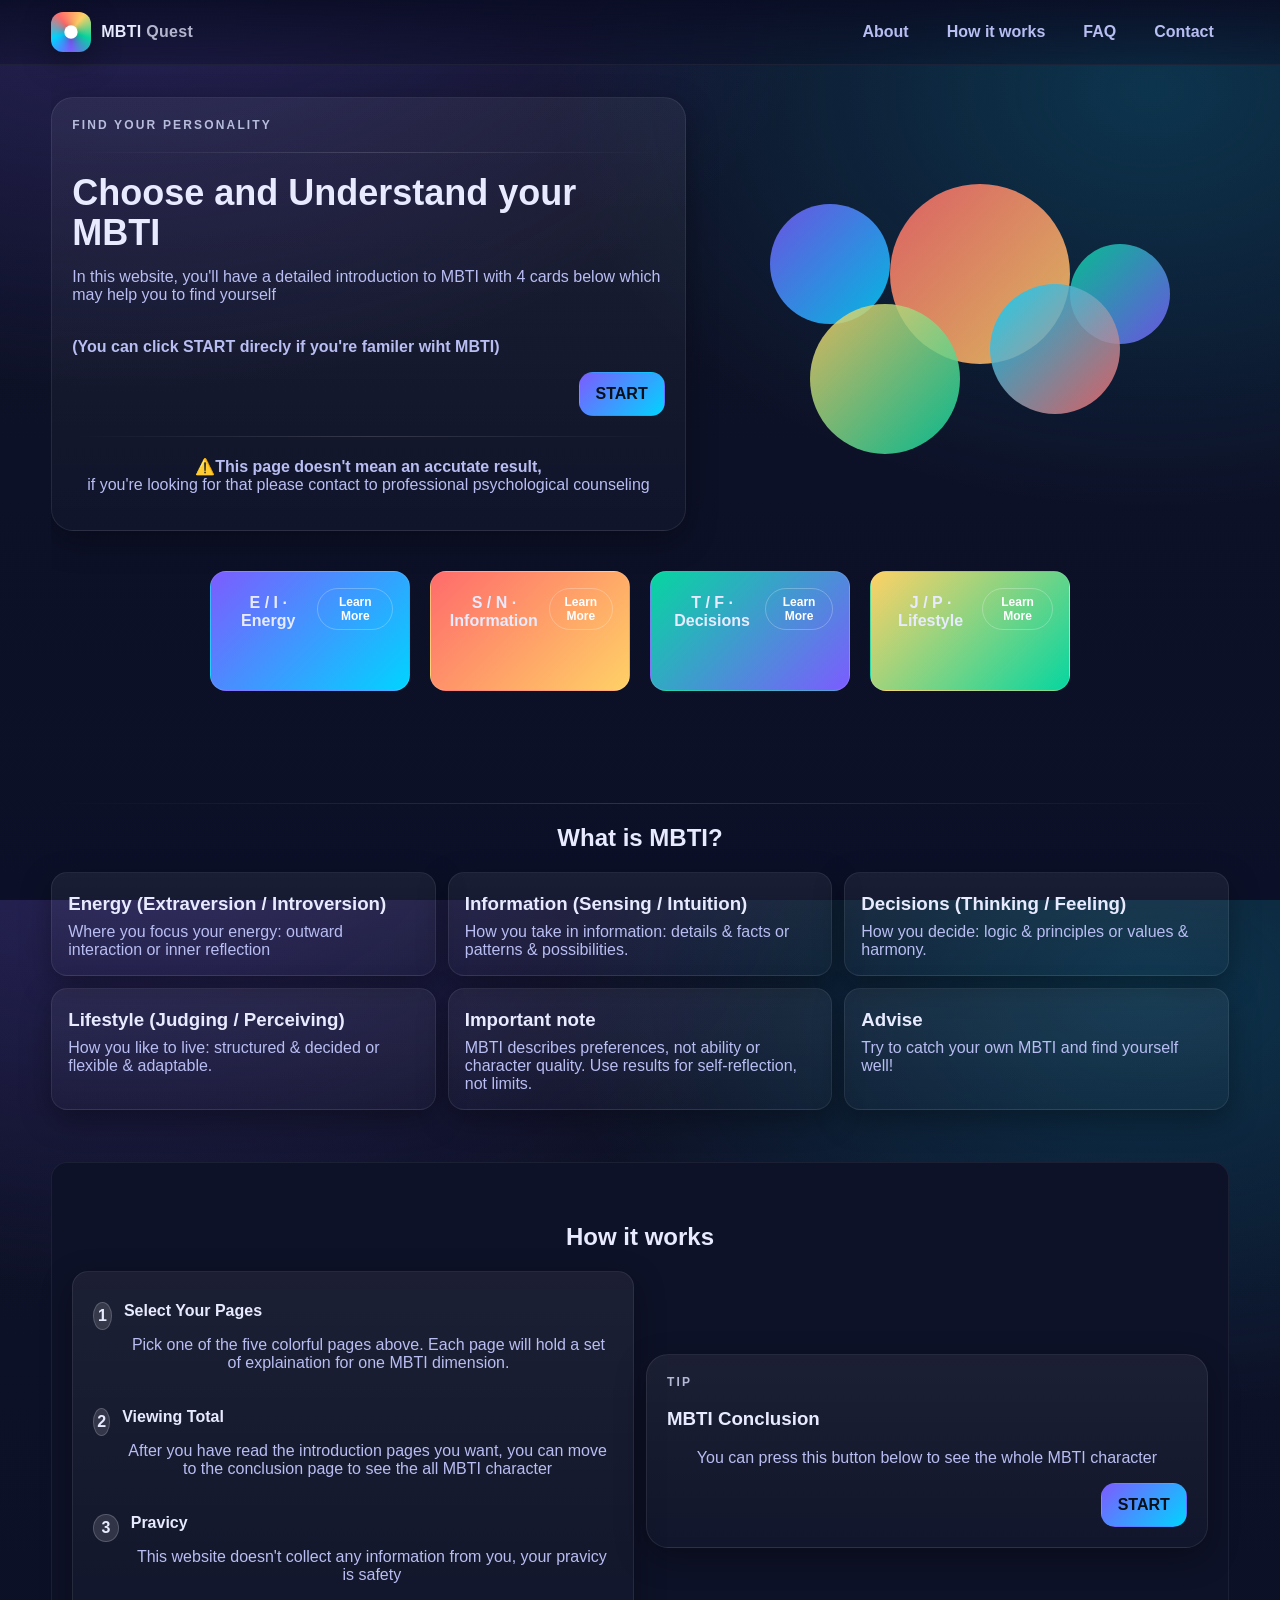
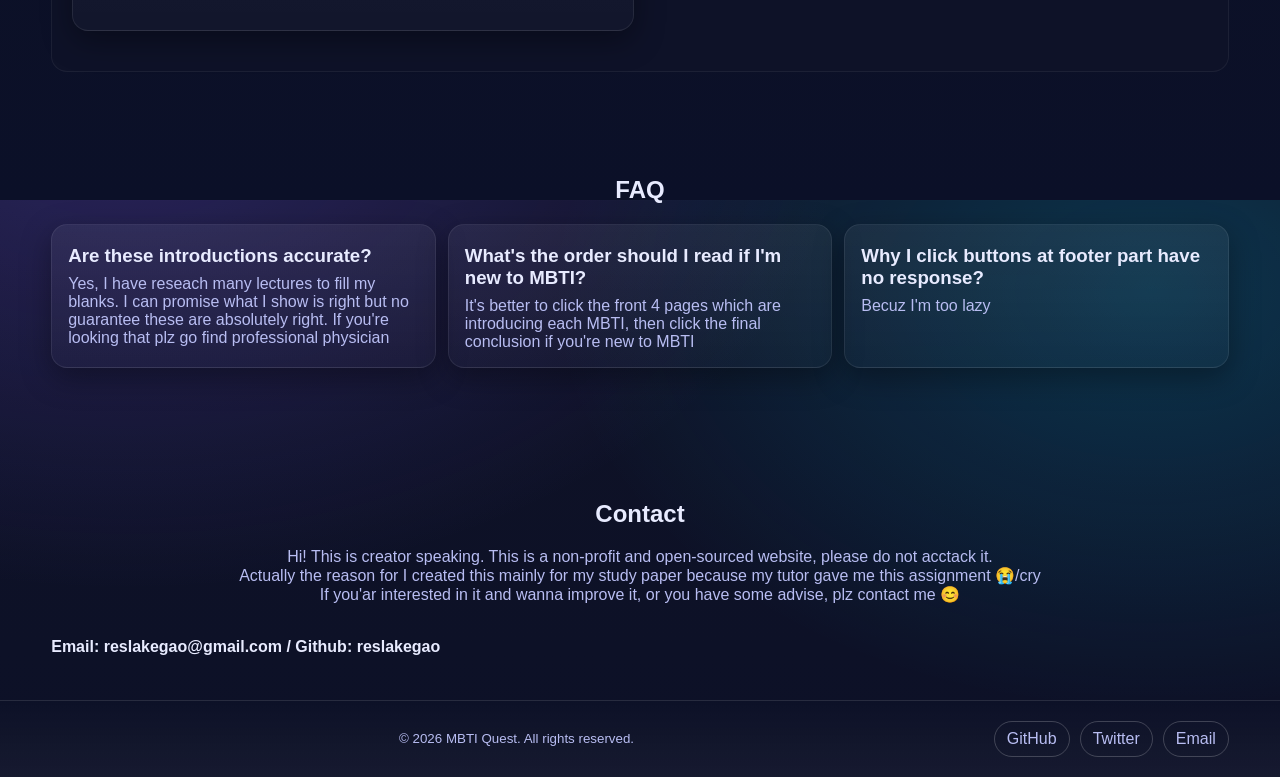
<file: index.html>
<!DOCTYPE html>
<html lang="en">
<head>
  <meta charset="utf-8">
  <meta name="viewport" content="width=device-width, initial-scale=1.0">
  <title>MBTI Quest · Home</title>
  <link rel="stylesheet" href="styles.css">
</head>
<body>
  <header>
    <div class="container nav">
      <a class="brand" href="index.html">
        <span class="logo">
          <svg width="20" height="20" viewBox="0 0 24 24">
            <circle cx="12" cy="12" r="8" fill="white"/>
          </svg>
        </span>
        <span>MBTI   <span style="opacity:0.75">   Quest</span></span>
      </a>

      <nav class="nav-links" id="navLinks">
        <a href="#about">About</a>
        <a href="#how">How it works</a>
        <a href="#faq">FAQ</a>
        <a href="#contact">Contact</a>
      </nav>

      <button class="menu-btn" id="menuBtn">Menu</button>
    </div>
  </header>

  <main id="main" class="container">
    <section class="hero">
      <div class="hero-inner">
        <div class="hero-card">
          <div class="eyebrow">FIND YOUR PERSONALITY</div>
          <div class="divider"></div><!--take space(transverse)-->
          <h1><strong>Choose and Understand your MBTI</strong></h1>
          <p class="lead">
            In this website, you'll have a detailed introduction to MBTI with 4 cards below which may help you to find yourself 
          <p class="lead">
            <br><strong>(You can click START direcly if you're familer wiht MBTI)</strong>
          </p>
          <div class="cta">
            <a class="btn primary" href="5.html">START</a>
          </div>
          <div class="divider"></div><!--take space(transverse)-->
          <p class="muted">
            <strong>⚠️This page doesn't mean an accutate result,</strong><br> if you're looking for that please contact to professional psychological counseling
          </p>
        </div>

   <!------------------------------------------------------------------>
        <div class="magic-circles">
          <div class="circle c1"></div>
          <div class="circle c2"></div>
          <div class="circle c3"></div>
          <div class="circle c4"></div>
          <div class="circle c5"></div>
        </div>
      </div> <!--shutdown .hero-inner since here-->
  <!------------------------------------------------------------------>
      <!-- the five color cards ---------------------------->
      <div id="pages" class="tiles">
        <div class="tile t1">
          <a href="1.html"></a>
          <div class="inner">
            <h3>E / I · Energy</h3>
            <span class="badge">Learn More</span>
          </div>
        </div>
        <div class="tile t2">
          <a href="2.html"></a>
          <div class="inner">
            <h3>S / N · Information</h3>
            <span class="badge">Learn More</span>
          </div>
        </div>
        <div class="tile t3">
          <a href="3.html"></a>
          <div class="inner">
            <h3>T / F · Decisions</h3>
            <span class="badge">Learn More</span>
          </div>
        </div>
        <div class="tile t4">
          <a href="4.html"></a>
          <div class="inner">
            <h3>J / P · Lifestyle</h3>
            <span class="badge">Learn More</span>
          </div>
        </div>
        
      </div>
    </section>

    <!-- About --------------------------------------------------------->
    <section id="about">
      <div class="divider"></div><!--take space(transverse)-->
      <h2 id="aboutTitle" style="text-align:center;">What is MBTI?</h2>
      <div class="cards">
        <article class="card">
          <h3>Energy (Extraversion / Introversion)</h3>
          <p>Where you focus your energy: outward interaction or inner reflection</p>
        </article>
        <article class="card">
          <h3>Information (Sensing / Intuition)</h3>
          <p>How you take in information: details & facts or patterns & possibilities.</p>
        </article>
        <article class="card">
          <h3>Decisions (Thinking / Feeling)</h3>
          <p>How you decide: logic & principles or values & harmony.</p>
        </article>
        <article class="card">
          <h3>Lifestyle (Judging / Perceiving)</h3>
          <p>How you like to live: structured & decided or flexible & adaptable.</p>
        </article>
        <article class="card">
          <h3>Important note</h3>
          <p>MBTI describes preferences, not ability or character quality. Use results for self-reflection, not limits.</p>
        </article>
        <article class="card">
          <h3>Advise</h3>
          <p>Try to catch your own MBTI and find yourself well!</p>
        </article>
      </div>
    </section>

    <!-- How -->
    <section id="how">
      <h2 id="howTitle" style="text-align:center;">How it works</h2>
      <div class="how">
        <div class="steps">
          <div class="step">
            <div class="num">1</div>
            <div>
              <strong>Select Your Pages</strong>
              <p class="muted">Pick one of the five colorful pages above. Each page will hold a set of explaination for one MBTI dimension.</p>
            </div>
          </div>
          <div class="step">
            <div class="num">2</div>
            <div>
              <strong>Viewing Total</strong>
              <p class="muted">After you have read the introduction pages you want, you can move to the conclusion page to see the all MBTI character</p>
            </div>
          </div>
          <div class="step">
            <div class="num">3</div>
            <div>
              <strong>Pravicy</strong>
              <p class="muted">This website doesn't collect any information from you, your pravicy is safety</p>
            </div>
          </div>
        </div>
        <div class="hero-card">
          <div class="eyebrow">Tip</div>
          <h3>MBTI Conclusion</h3>
          <p class="muted">You can press this button below to see the whole MBTI character</p>
          <div class="cta">
            <a class="btn primary" href="5.html">START</a>
          </div>
        </div>
      </div>
    </section>

    <!-- FAQ ------------------------------------------>
    <section>
      <section id="faq"></section>
      <h2 style="text-align:center;">FAQ</h2>
      <div class="cards">
        <article class="card"><h3>Are these introductions accurate?</h3>
          <p>Yes, I have reseach many lectures to fill my blanks. I can promise what I show is right but no guarantee these are absolutely right. If you're looking that plz go find professional physician</p>
        </article>
        <article class="card"><h3>What's the order should I read if I'm new to MBTI?</h3>
          <p>It's better to click the front 4 pages which are introducing each MBTI, then click the final conclusion if you're new to MBTI</p></article>
        <article class="card"><h3>Why I click buttons at footer part have no response?</h3>
          <p>Becuz I'm too lazy</p></article>
      </div>
    </section>

    <!-- Contact -->
    <section>
      <section id="contact"></section>
      <h2 style="text-align:center;">Contact</h2>
      <p class="muted">
        Hi! This is creator speaking. This is a non-profit and open-sourced website, please do not acctack it. <br>Actually the reason for I created this mainly for my study paper because my tutor gave me this assignment 😭/cry
        <br>If you'ar interested in it and wanna improve it, or you have some advise, plz contact me 😊
      <p>
        <br><strong>Email: reslakegao@gmail.com / Github: reslakegao</strong>
      </p>
    </section>
  </main>

  <footer>
    <div class="container foot">
      <small class="muted">© <span id="y"></span> MBTI Quest. All rights reserved.</small>
      <div class="social" aria-label="External links">
        <a href="#" >GitHub</a>
        <a href="#" >Twitter</a>
        <a href="#" >Email</a>
      </div>
    </div>
  </footer>

  <script>
    const btn = document.getElementById('menuBtn');
    const links = document.getElementById('navLinks');
    if (btn && links) {
      btn.addEventListener('click', function () {
        const expanded = btn.getAttribute('aria-expanded') === 'true';
        btn.setAttribute('aria-expanded', String(!expanded));
        links.classList.toggle('show');
      });
    }

    document.getElementById('y').textContent = new Date().getFullYear();

    if (window.matchMedia && window.matchMedia('(prefers-reduced-motion: reduce)').matches) {
      document.querySelectorAll('*').forEach(function (el) {
        el.style.transition = 'none';
      });
    }
  </script>
</body>
</html>
</file>
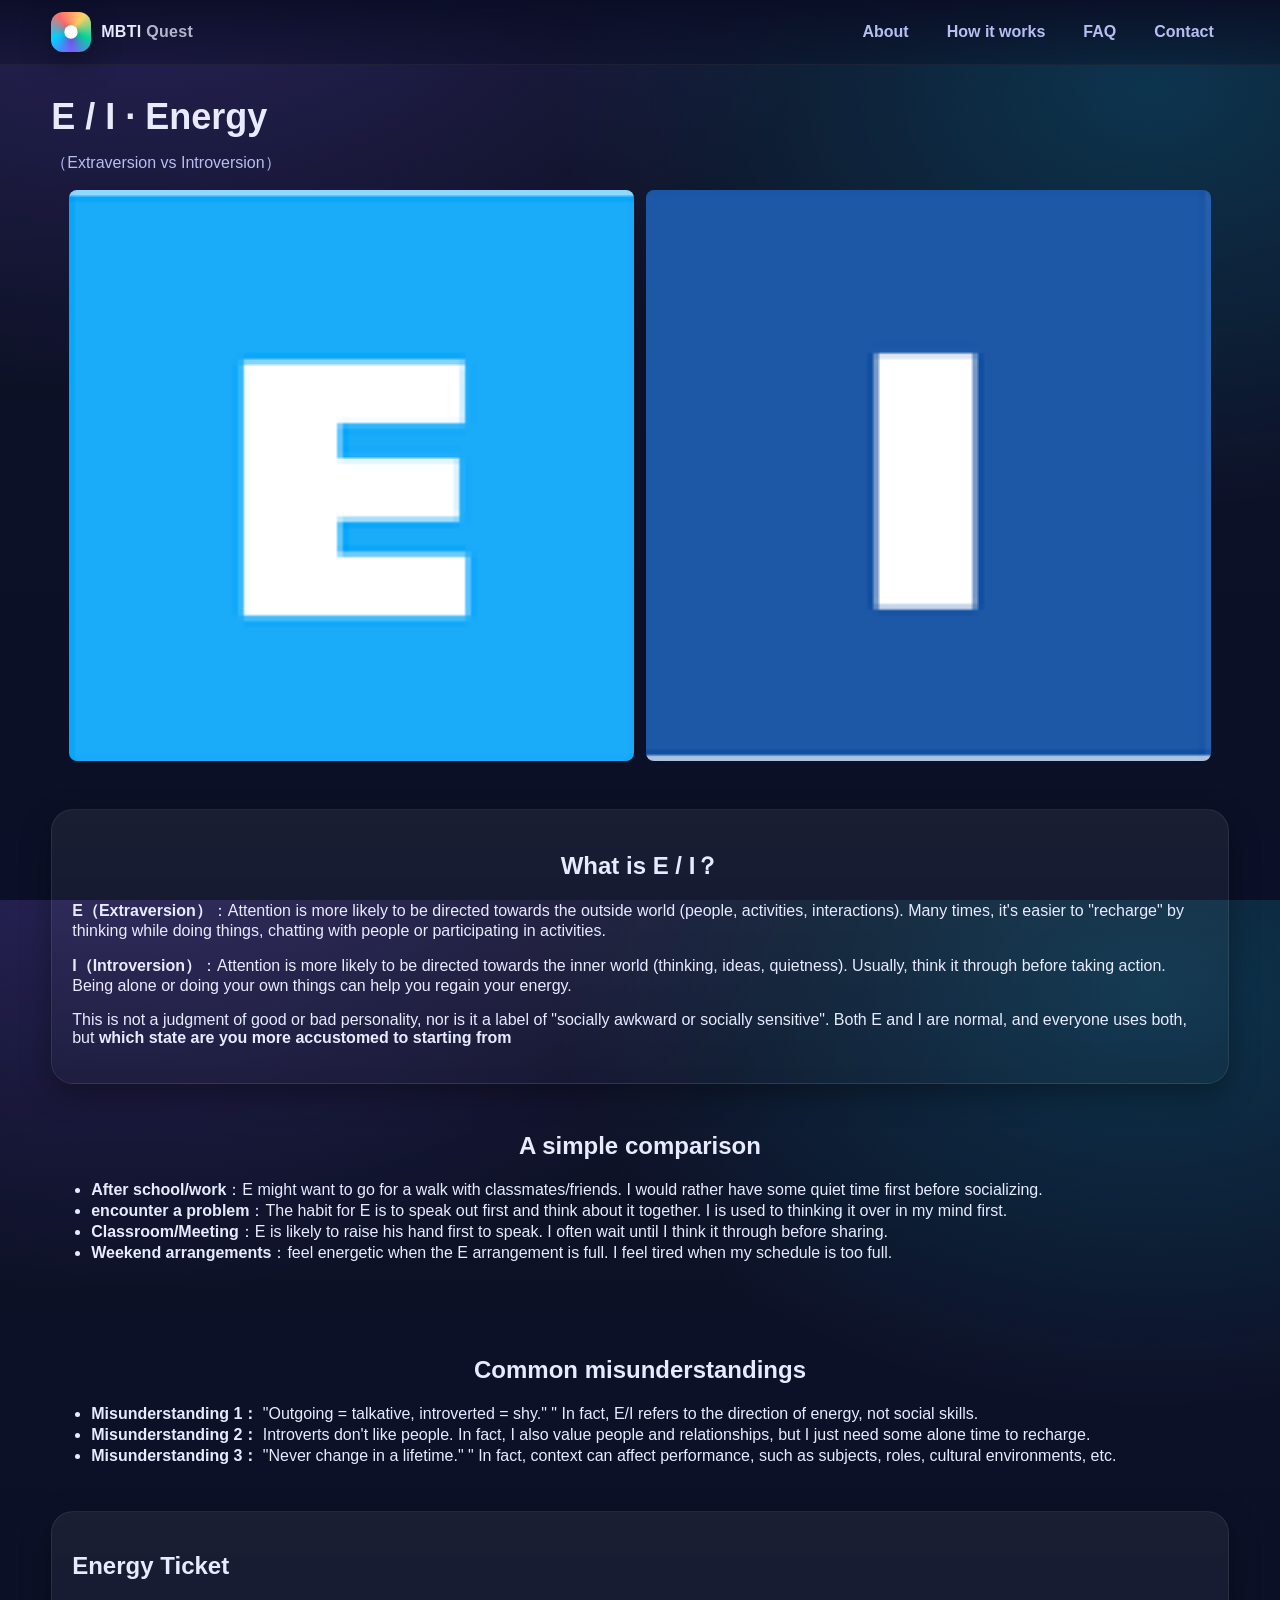
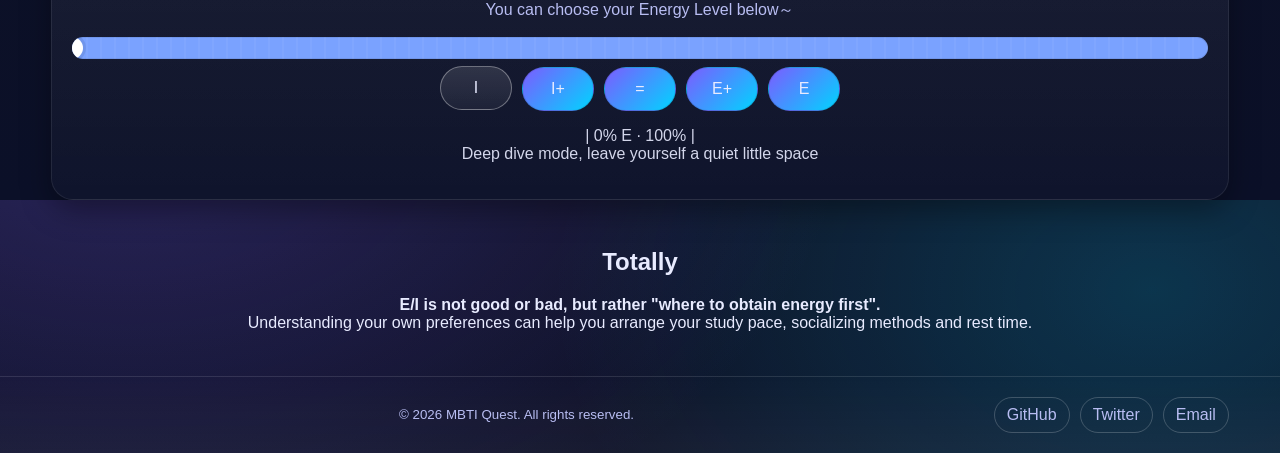
<file: 1.html>
<!DOCTYPE html>
<html lang="en">
<head>
  <meta charset="utf-8">
  <meta name="viewport" content="width=device-width, initial-scale=1">
  <title>E / I · Energy — MBTI Quest</title>
  <link rel="stylesheet" href="styles.css">
<style>
/* ====== Energy Ticket====== */
.energy-ticket {
  --p: 50;
  --e: #ff7a59; 
  --i: #7aa2ff;
  --bg: rgba(255,255,255,.06);
  --bd: rgba(255,255,255,.16);
  --text: #fff;
}

.ei-chips {
  display: flex;
  flex-wrap: wrap;
  gap: 10px;
  justify-content: center;
  margin: 8px 0 14px;
}

.ei-radio {
  position: absolute;
  opacity: 0;
  pointer-events: none;
}

.ei-radio  .chip {
  border: 1px solid var(--bd);
  background: linear-gradient(135deg, #7c5cff 0%, #00d4ff 100%);
  padding: 12px 18px;
  border-radius: 999px;
  cursor: pointer;
  transition: transform .15s ease, background .2s ease, border-color .2s ease;
  user-select: none;
}
.ei-radio:checked  .chip {
  background: linear-gradient(180deg, rgba(255,255,255,.12), rgba(255,255,255,.05));
  border-color: rgba(255,255,255,.35);
  transform: translateY(-1px);
}

.ei-meter {
  position: relative;
  height: 22px;
  border-radius: 999px;
  background:
    linear-gradient(90deg,
      var(--e) 0 calc(var(--p) * 1%),
      var(--i) calc(var(--p) * 1%) 100%);
  box-shadow: inset 0 0 0 1px rgba(255,255,255,.15);
  transition: background .35s ease;
  overflow: hidden;
}

.ei-meter .track {
  position: absolute; inset: 0;
  background:
    repeating-linear-gradient(90deg,
      rgba(255,255,255,.18) 0 2px,
      transparent 2px 14px);
  opacity: .25;
  pointer-events: none;
}

.ei-meter::after {
  content: "";
  position: absolute; top: 50%;
  left: calc(var(--p) * 1%);
  transform: translate(-50%, -50%);
  width: 22px; height: 22px;
  border-radius: 50%;
  background: #fff;
  box-shadow: 0 0 0 3px rgba(0,0,0,.08);
  transition: left .35s cubic-bezier(.2,.8,.2,1);
}

.cap {
  position: absolute; top: 50%;
  transform: translateY(-50%);
  font-weight: 800; font-size: 14px; opacity: .85;
  text-shadow: 0 1px 0 rgba(0,0,0,.2);
  pointer-events: none; user-select: none;
}
.cap-e { left: -22px; }
.cap-i { right: -18px; }

.ei-readouts { margin-top: 10px; text-align: center; }
.readout { display: none; opacity: .9; }

#ei0:checked  ~ .ei-meter { --p: 0;  }
#ei25:checked ~ .ei-meter { --p: 25; }
#ei50:checked ~ .ei-meter { --p: 50; }
#ei75:checked ~ .ei-meter { --p: 75; }
#ei100:checked~ .ei-meter { --p: 100; }

#ei0:checked  ~ .ei-readouts .r0   { display: block; }
#ei25:checked ~ .ei-readouts .r25  { display: block; }
#ei50:checked ~ .ei-readouts .r50  { display: block; }
#ei75:checked ~ .ei-readouts .r75  { display: block; }
#ei100:checked~ .ei-readouts .r100 { display: block; }

.ei-chips .chip { min-width: 72px; text-align: center; }
.ei-radio {
  position: absolute;
  opacity: 0;
  pointer-events: none;
}

.ei-chips .chip {
  border: 1px solid var(--bd);
  background: linear-gradient(135deg, #7c5cff 0%, #00d4ff 100%);
  padding: 12px 18px;
  border-radius: 999px;
  cursor: pointer;
  transition: transform .15s ease, background .2s ease, border-color .2s ease;
  user-select: none;
  min-width: 72px;
  text-align: center;
}

#ei0:checked   ~ .ei-chips label[for="ei0"],
#ei25:checked  ~ .ei-chips label[for="ei25"],
#ei50:checked  ~ .ei-chips label[for="ei50"],
#ei75:checked  ~ .ei-chips label[for="ei75"],
#ei100:checked ~ .ei-chips label[for="ei100"] {
  background: linear-gradient(180deg, rgba(255,255,255,.12), rgba(255,255,255,.05));
  border-color: rgba(255,255,255,.35);
  transform: translateY(-1px);
}

#ei0:checked   ~ .ei-meter { --p: 0; }
#ei25:checked  ~ .ei-meter { --p: 25; }
#ei50:checked  ~ .ei-meter { --p: 50; }
#ei75:checked  ~ .ei-meter { --p: 75; }
#ei100:checked ~ .ei-meter { --p: 100; }

#ei0:checked   ~ .ei-readouts .r0   { display: block; }
#ei25:checked  ~ .ei-readouts .r25  { display: block; }
#ei50:checked  ~ .ei-readouts .r50  { display: block; }
#ei75:checked  ~ .ei-readouts .r75  { display: block; }
#ei100:checked ~ .ei-readouts .r100 { display: block; }

@media (prefers-color-scheme: light) {
  .energy-ticket { --bg: rgba(0,0,0,.04); --bd: rgba(0,0,0,.12); }
  .ei-meter { box-shadow: inset 0 0 0 1px rgba(0,0,0,.08); }
}
</style>

</head>
<body>
  <header>
    <div class="container nav">
      <a class="brand" href="index.html">
        <span class="logo">
          <svg width="20" height="20" viewBox="0 0 24 24">
            <circle cx="12" cy="12" r="8" fill="white"/>
          </svg>
        </span>
        <span>MBTI <span style="opacity:0.75">Quest</span></span>
      </a>

      <nav class="nav-links" id="navLinks">
        <a href="index.html#about">About</a>
        <a href="index.html#how">How it works</a>

        <a href="index.html#faq">FAQ</a>
        <a href="index.html#contact">Contact</a>
      </nav>

      <button class="menu-btn" id="menuBtn">Menu</button>
    </div>
  </header>

  <main class="container">
    <section class="hero">
      <h1>E / I · Energy</h1>
      <p class="lead">（Extraversion vs Introversion）</p>
      <div class="image-row">
      <img src="image/E.png">
      <img src="image/I.png">
      </div>
    </section>

    <section id="what" class="hero-card">
      <h2 style="text-align:center;">What is E / I？</h2>
      <p><strong>E（Extraversion）</strong>：Attention is more likely to be directed towards the outside world (people, activities, interactions). Many times, it's easier to "recharge" by thinking while doing things, chatting with people or participating in activities.</p>
      <p><strong>I（Introversion）</strong>：Attention is more likely to be directed towards the inner world (thinking, ideas, quietness). Usually, think it through before taking action. Being alone or doing your own things can help you regain your energy.</p>
      <p>This is not a judgment of good or bad personality, nor is it a label of "socially awkward or socially sensitive". Both E and I are normal, and everyone uses both, but<strong> which state are you more accustomed to starting from</strong></p>
    </section>

    <section id="compare">
      <h2 style="text-align:center;">A simple comparison</h2>
      <ul>
        <li><strong>After school/work</strong>：E might want to go for a walk with classmates/friends. I would rather have some quiet time first before socializing.</li>
        <li><strong>encounter a problem</strong>：The habit for E is to speak out first and think about it together. I is used to thinking it over in my mind first.</li>
        <li><strong>Classroom/Meeting</strong>：E is likely to raise his hand first to speak. I often wait until I think it through before sharing.</li>
        <li><strong>Weekend arrangements</strong>：feel energetic when the E arrangement is full. I feel tired when my schedule is too full.</li>
      </ul>
    </section>

    <section id="myths">
      <h2 style="text-align:center;">Common misunderstandings</h2>
      <ul>
        <li><strong>Misunderstanding 1：</strong> "Outgoing = talkative, introverted = shy." " In fact, E/I refers to the direction of energy, not social skills.</li>
        <li><strong>Misunderstanding 2：</strong> Introverts don't like people. In fact, I also value people and relationships, but I just need some alone time to recharge.</li>
        <li><strong>Misunderstanding 3：</strong> "Never change in a lifetime." " In fact, context can affect performance, such as subjects, roles, cultural environments, etc.</li>
      </ul>
    </section>

<section id="energy-ticket" class="energy-ticket hero-card">
  <h2 class="center">Energy Ticket</h2>
  <p class="muted center">You can choose your Energy Level below～</p>

  <input class="ei-radio" type="radio" name="ei" id="ei0" checked>
  <input class="ei-radio" type="radio" name="ei" id="ei25">
  <input class="ei-radio" type="radio" name="ei" id="ei50">
  <input class="ei-radio" type="radio" name="ei" id="ei75">
  <input class="ei-radio" type="radio" name="ei" id="ei100">

  <div class="ei-meter" role="img" aria-label="E/I energy balance">
    <span class="cap cap-e" aria-hidden="true">E</span>
    <span class="cap cap-i" aria-hidden="true">I</span>
    <span class="track" aria-hidden="true"></span>
  </div>

  <div class="ei-chips">
    <label class="chip" for="ei0"   title="more sided I">I</label>
    <label class="chip" for="ei25"  title="sided I">I+</label>
    <label class="chip" for="ei50"  title="fair">=</label>
    <label class="chip" for="ei75"  title="sided E">E+</label>
    <label class="chip" for="ei100" title="more sided E">E</label>
  </div>


  <div class="ei-readouts">
    <p class="readout r0">| 0% E · 100% |  <br>Deep dive mode, leave yourself a quiet little space</p>
    <p class="readout r25">| 25% E · 75% | <br>Slow down and warm up. Start with the independent small tasks</p>
    <p class="readout r50">| 50% E · 50% | <br>It's completely balanced</p>
    <p class="readout r75">| 75% E · 25% | <br>Social acceleration, create a group for a small collaboration </p>
    <p class="readout r100">| 100% E · 0% | <br>Social experts are online to organize flash mob brainstorming sessions</p>
  </div>
</section>

    <section id="summary">
      <h2 style="text-align:center;">Totally</h2>
      <p style="text-align:center;"><strong>E/I is not good or bad, but rather "where to obtain energy first".</strong><br>Understanding your own preferences can help you arrange your study pace, socializing methods and rest time.</p>
    </section>
  </main>

  <footer>
    <div class="container foot">
      <small class="muted">© <span id="y"></span> MBTI Quest. All rights reserved.</small>
      <div class="social" aria-label="External links">
        <a href="#" aria-label="GitHub">GitHub</a>
        <a href="#" aria-label="Twitter">Twitter</a>
        <a href="#" aria-label="Email">Email</a>
      </div>
    </div>
  </footer>

  <script>
    document.getElementById('y').textContent = new Date().getFullYear();
    const btn = document.getElementById('menuBtn');
    const links = document.getElementById('navLinks');
    if (btn && links) {
      btn.addEventListener('click', function () {
        const expanded = btn.getAttribute('aria-expanded') === 'true';
        btn.setAttribute('aria-expanded', String(!expanded));
        links.classList.toggle('show');
      });
    }
  </script>
</body>
</html>
</file>
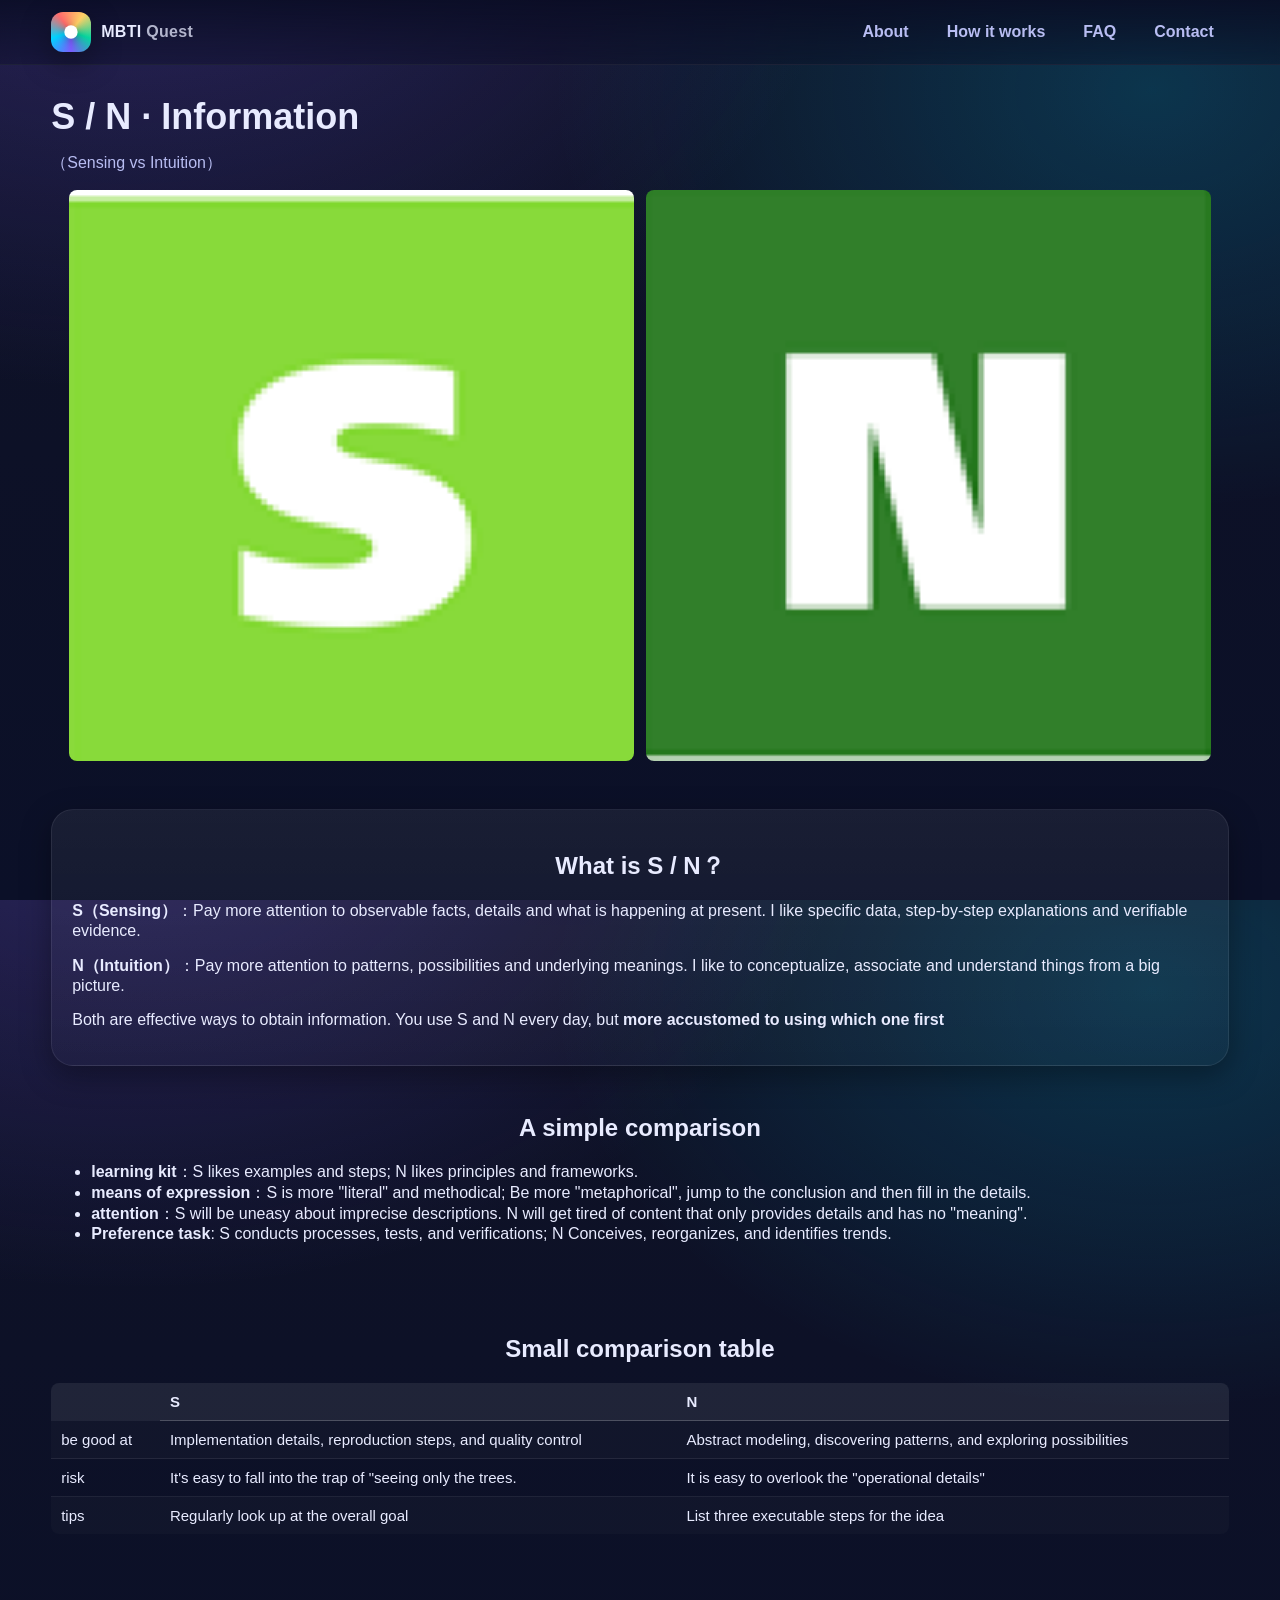
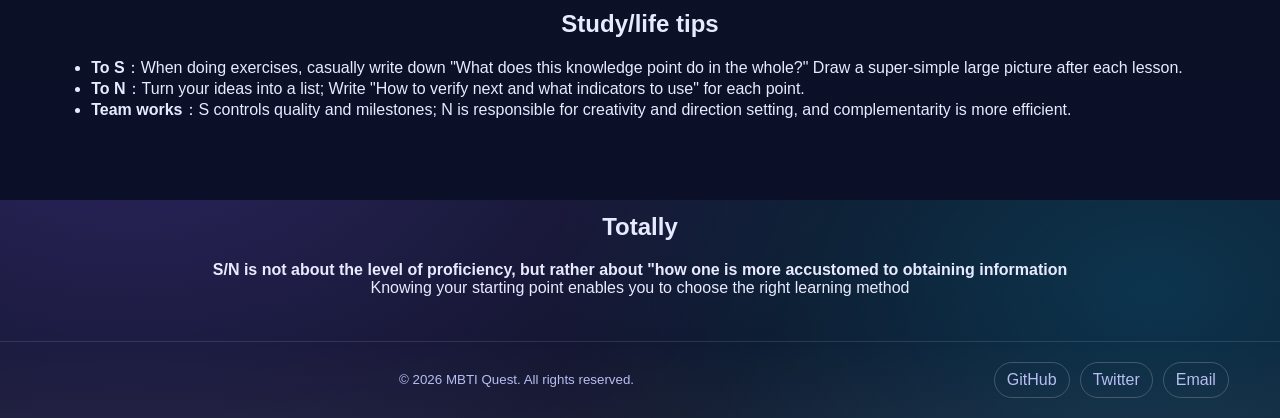
<file: 2.html>
<!DOCTYPE html>
<html lang="en">
<head>
  <meta charset="utf-8">
  <meta name="viewport" content="width=device-width, initial-scale=1">
  <title>S / N · Information — MBTI Quest</title>
  <link rel="stylesheet" href="styles.css">
</head>
<body>
  <header>
    <div class="container nav">
      <a class="brand" href="index.html">
        <span class="logo">
          <svg width="20" height="20" viewBox="0 0 24 24">
            <circle cx="12" cy="12" r="8" fill="white"/>
          </svg>
        </span>
        <span>MBTI <span style="opacity:0.75">Quest</span></span>
      </a>

      <nav class="nav-links" id="navLinks">
        <a href="index.html#about">About</a>
        <a href="index.html#how">How it works</a>

        <a href="index.html#faq">FAQ</a>
        <a href="index.html#contact">Contact</a>
      </nav>

      <button class="menu-btn" id="menuBtn">Menu</button>
    </div>
  </header>

  <main class="container">
    <section class="hero">
      <h1>S / N · Information</h1>
      <p class="lead">（Sensing vs Intuition）</p>

      <div style="display:flex; gap:12px; justify-content:center; margin:16px 0 24px; flex-wrap:wrap;">
        <img src="image/S.png" alt="Sensing" style="width:48%; min-width:280px; border-radius:8px; object-fit:cover;">
        <img src="image/N.png" alt="Intuition" style="width:48%; min-width:280px; border-radius:8px; object-fit:cover;">
      </div>
    </section>

    <section id="what" class="hero-card">
      <h2 style="text-align:center;">What is S / N？</h2>
      <p><strong>S（Sensing）</strong>：Pay more attention to observable facts, details and what is happening at present. I like specific data, step-by-step explanations and verifiable evidence.</p>
      <p><strong>N（Intuition）</strong>：Pay more attention to patterns, possibilities and underlying meanings. I like to conceptualize, associate and understand things from a big picture.</p>
      <p>Both are effective ways to obtain information. You use S and N every day, but<strong> more accustomed to using which one first</strong></p>
    </section>

    <section id="compare">
      <h2 style="text-align:center;">A simple comparison</h2>
      <ul>
        <li><strong>learning kit</strong>：S likes examples and steps; N likes principles and frameworks.</li>
        <li><strong>means of expression</strong>：S is more "literal" and methodical; Be more "metaphorical", jump to the conclusion and then fill in the details.</li>
        <li><strong>attention</strong>：S will be uneasy about imprecise descriptions. N will get tired of content that only provides details and has no "meaning".</li>
        <li><strong>Preference task</strong>: S conducts processes, tests, and verifications; N Conceives, reorganizes, and identifies trends.</li>
      </ul>
    </section>

    <section id="table">
  <h2 style="text-align:center;">Small comparison table</h2>
  <div style="overflow-x:auto;">
    <table style="width:100%; border-collapse:collapse; font-size:15px; border-radius:8px; overflow:hidden;">
      <thead>
        <tr style="background:rgba(255,255,255,.08);">
          <th> </th>
          <th style="padding:10px; text-align:left; border-bottom:1px solid rgba(255,255,255,.2);">S</th>
          <th style="padding:10px; text-align:left; border-bottom:1px solid rgba(255,255,255,.2);">N</th>
        </tr>
      </thead>
      <tbody>
        <tr style="background:rgba(255,255,255,.02);">
          <td style="padding:10px; border-bottom:1px solid rgba(255,255,255,.08);">be good at</td>
          <td style="padding:10px; border-bottom:1px solid rgba(255,255,255,.08);">Implementation details, reproduction steps, and quality control</td>
          <td style="padding:10px; border-bottom:1px solid rgba(255,255,255,.08);">Abstract modeling, discovering patterns, and exploring possibilities</td>
        </tr>
        <tr>
          <td style="padding:10px; border-bottom:1px solid rgba(255,255,255,.08);">risk</td>
          <td style="padding:10px; border-bottom:1px solid rgba(255,255,255,.08);">It's easy to fall into the trap of "seeing only the trees.</td>
          <td style="padding:10px; border-bottom:1px solid rgba(255,255,255,.08);">It is easy to overlook the "operational details"</td>
        </tr>
        <tr style="background:rgba(255,255,255,.02);">
          <td style="padding:10px;">tips</td>
          <td style="padding:10px;">Regularly look up at the overall goal</td>
          <td style="padding:10px;">List three executable steps for the idea</td>
        </tr>
      </tbody>
    </table>
  </div>
</section>

    <section id="tips">
      <h2 style="text-align:center;">Study/life tips</h2>
      <ul>
        <li><strong>To S</strong>：When doing exercises, casually write down "What does this knowledge point do in the whole?" Draw a super-simple large picture after each lesson.</li>
        <li><strong>To N</strong>：Turn your ideas into a list; Write "How to verify next and what indicators to use" for each point.</li>
        <li><strong>Team works</strong>：S controls quality and milestones; N is responsible for creativity and direction setting, and complementarity is more efficient.</li>
      </ul>
    </section>

    <section>
      <h2 style="text-align:center;">Totally</h2>
      <p style="text-align:center;"><strong>S/N is not about the level of proficiency, but rather about "how one is more accustomed to obtaining information</strong>
        <br> Knowing your starting point enables you to choose the right learning method</p>
    </section>
  </main>

  <footer>
    <div class="container foot">
      <small class="muted">© <span id="y"></span> MBTI Quest. All rights reserved.</small>
      <div class="social" aria-label="External links">
        <a href="#" aria-label="GitHub">GitHub</a>
        <a href="#" aria-label="Twitter">Twitter</a>
        <a href="#" aria-label="Email">Email</a>
      </div>
    </div>
  </footer>

  <script>
    document.getElementById('y').textContent = new Date().getFullYear();
    const btn = document.getElementById('menuBtn');
    const links = document.getElementById('navLinks');
    if (btn && links) {
      btn.addEventListener('click', function () {
        const expanded = btn.getAttribute('aria-expanded') === 'true';
        btn.setAttribute('aria-expanded', String(!expanded));
        links.classList.toggle('show');
      });
    }
  </script>

</body>
</html>
</file>
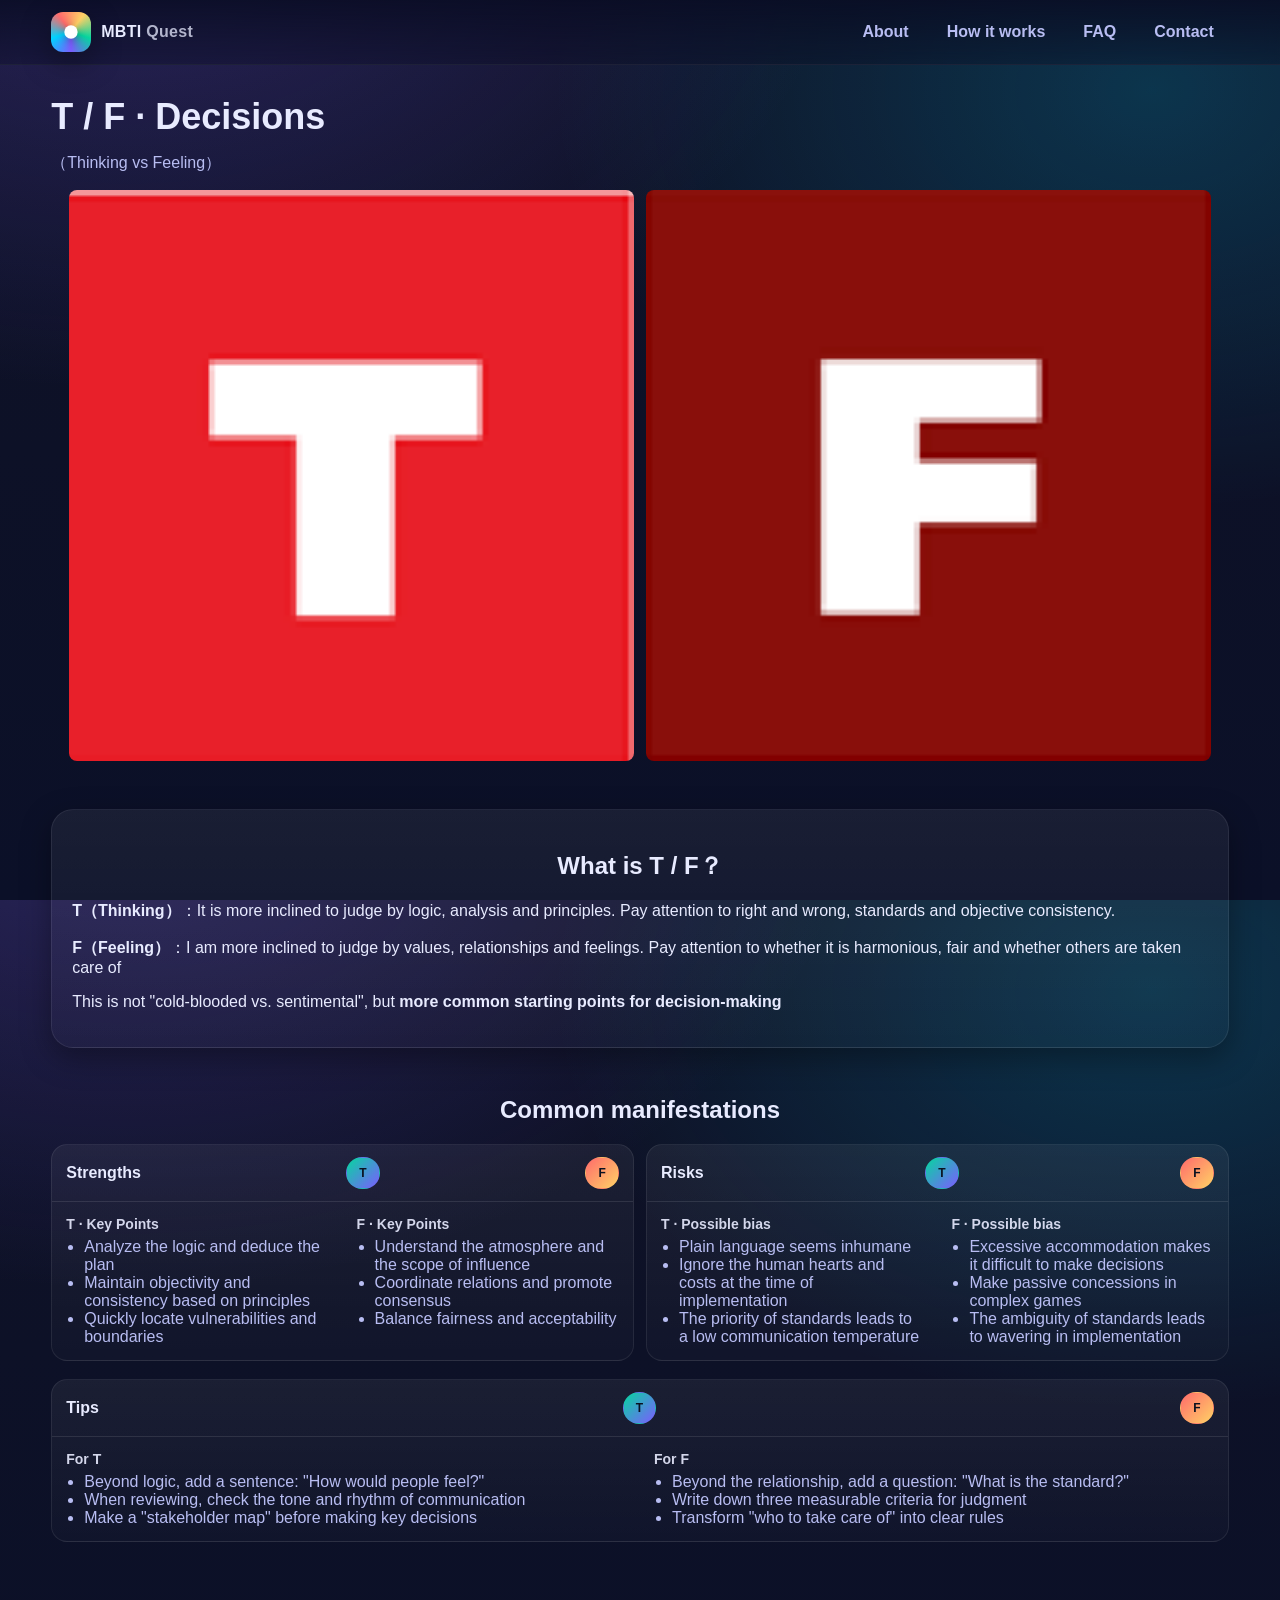
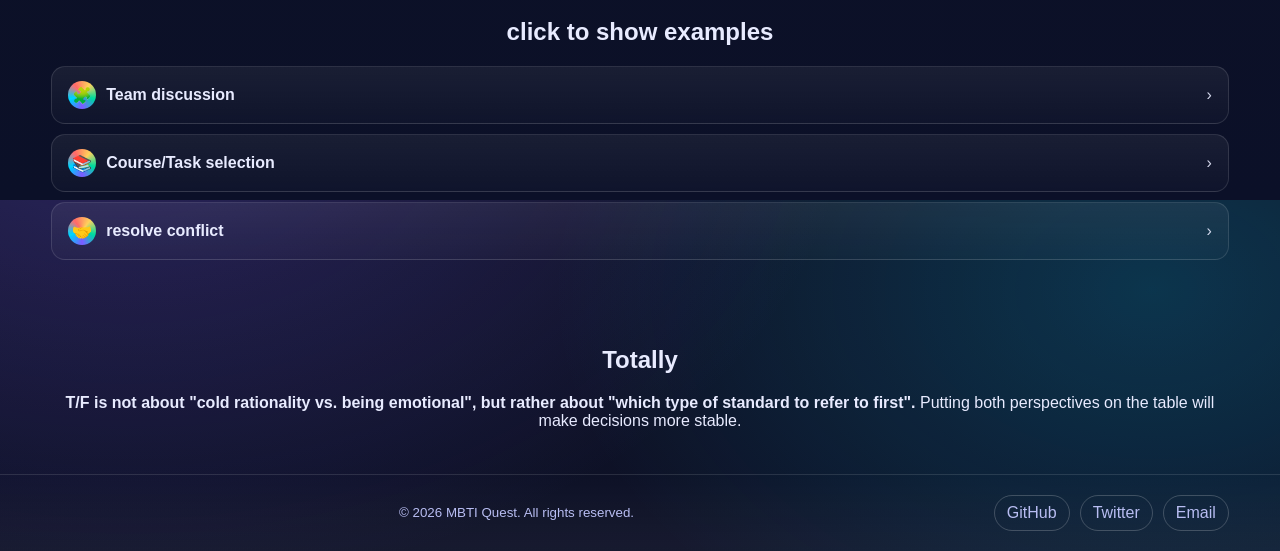
<file: 3.html>
<!DOCTYPE html>
<html lang="en">
<head>
  <meta charset="utf-8">
  <meta name="viewport" content="width=device-width, initial-scale=1">
  <title>T / F · Decisions — MBTI Quest</title>
  <link rel="stylesheet" href="styles.css">
  <style>
    /* --- Scoped styles for this page only --- */
    .tf-page .pill {
      display:inline-flex;align-items:center;gap:8px;padding:8px 12px;border-radius:999px;
      border:1px solid rgba(255,255,255,.18);background:rgba(255,255,255,.04);
      font-weight:700;font-size:12px;letter-spacing:.02em
    }
    .tf-page .pill.t{background:linear-gradient(135deg,#06d6a0 0%,#7c5cff 100%);color:#0a1120;border-color:transparent}
    .tf-page .pill.f{background:linear-gradient(135deg,#ff6b6b 0%,#ffd166 100%);color:#0a1120;border-color:transparent}

    .tf-page .split-cards{display:grid;grid-template-columns:1fr 1fr;gap:12px;margin:6px 0 18px}
    .tf-page .split-card{background:linear-gradient(180deg,rgba(255,255,255,.06) 0%, rgba(255,255,255,.02) 100%);
      border:1px solid rgba(255,255,255,.08);border-radius:16px;overflow:hidden}
    .tf-page .split-head{display:flex;align-items:center;justify-content:space-between;gap:8px;padding:12px 14px;
      border-bottom:1px solid rgba(255,255,255,.1)}
    .tf-page .split-body{display:grid;grid-template-columns:1fr 1fr;gap:0}
    .tf-page .panel{padding:14px}
    .tf-page .panel h4{margin:0 0 6px;font-size:14px;opacity:.9}
    .tf-page .panel ul{margin:0;padding-left:18px;color:#b8bdf2}

    /* premium accordion (details/summary) */
    .tf-accordion details{position:relative;margin:10px 0;border:1px solid rgba(255,255,255,.12);border-radius:14px;overflow:hidden;
      background:linear-gradient(180deg,rgba(255,255,255,.06) 0%, rgba(255,255,255,.02) 100%);
      transition:box-shadow .2s ease, border-color .2s ease}
    .tf-accordion details:hover{box-shadow:0 10px 30px rgba(0,0,0,.35);border-color:rgba(255,255,255,.18)}
    .tf-accordion summary{list-style:none;cursor:pointer;display:flex;align-items:center;gap:10px;padding:14px 16px}
    .tf-accordion summary::-webkit-details-marker{display:none}
    .tf-accordion .icon{width:28px;height:28px;border-radius:50%;display:grid;place-items:center;
      background:conic-gradient(from 180deg,#7c5cff,#00d4ff,#ff6b6b,#ffd166,#06d6a0,#7c5cff);filter:saturate(1.1)}
    .tf-accordion .title{font-weight:800}
    .tf-accordion .chev{margin-left:auto;transition:transform .2s ease;opacity:.9}
    .tf-accordion details[open] .chev{transform:rotate(90deg)}
    .tf-accordion .content{padding:0 16px 16px;}

    .tf-accordion details .content{max-height:0;overflow:hidden;transition:max-height .25s ease}
    .tf-accordion details[open] .content{max-height:300px}

    @media (max-width: 820px){
      .tf-page .split-body{grid-template-columns:1fr}
      .tf-page .split-cards{grid-template-columns:1fr}
    }
  </style>
</head>
<body class="tf-page">
  <header>
    <div class="container nav">
      <a class="brand" href="index.html">
        <span class="logo">
          <svg width="20" height="20" viewBox="0 0 24 24"><circle cx="12" cy="12" r="8" fill="white"/></svg>
        </span>
        <span>MBTI <span style="opacity:.75">Quest</span></span>
      </a>
      <nav class="nav-links" id="navLinks">
        <a href="index.html#about">About</a>
        <a href="index.html#how">How it works</a>
        
        <a href="index.html#faq">FAQ</a>
        <a href="index.html#contact">Contact</a>
      </nav>
      <button class="menu-btn" id="menuBtn">Menu</button>
    </div>
  </header>

  <main class="container">
    <section class="hero">
      <h1>T / F · Decisions</h1>
      <p class="lead">（Thinking vs Feeling）</p>
      <div class="image-row">
        <img src="image/T.png" alt="Thinking">
        <img src="image/F.png" alt="Feeling">
      </div>
    </section>

    <section id="what" class="hero-card">
      <h2 style="text-align:center;">What is T / F？</h2>
      <p><strong>T（Thinking）</strong>：It is more inclined to judge by logic, analysis and principles. Pay attention to right and wrong, standards and objective consistency.</p>
      <p><strong>F（Feeling）</strong>：I am more inclined to judge by values, relationships and feelings. Pay attention to whether it is harmonious, fair and whether others are taken care of</p>
      <p>This is not "cold-blooded vs. sentimental", but<strong> more common starting points for decision-making</strong></p>
    </section>


    <section id="compare-alt">
      <h2 style="text-align:center;">Common manifestations</h2>

      <!-- Strengths -->
      <div class="split-cards">
        <article class="split-card">
          <div class="split-head">
            <strong>Strengths</strong>
            <span class="pill t">T</span>
            <span class="pill f">F</span>
          </div>
          <div class="split-body">
            <div class="panel">
              <h4>T · Key Points</h4>
              <ul>
                <li>Analyze the logic and deduce the plan</li>
                <li>Maintain objectivity and consistency based on principles</li>
                <li>Quickly locate vulnerabilities and boundaries</li>
              </ul>
            </div>
            <div class="panel">
              <h4>F · Key Points</h4>
              <ul>
                <li>Understand the atmosphere and the scope of influence</li>
                <li>Coordinate relations and promote consensus</li>
                <li>Balance fairness and acceptability</li>
              </ul>
            </div>
          </div>
        </article>

        <!-- Risks -->
        <article class="split-card">
          <div class="split-head">
            <strong>Risks</strong>
            <span class="pill t">T</span>
            <span class="pill f">F</span>
          </div>
          <div class="split-body">
            <div class="panel">
              <h4> T · Possible bias</h4>
              <ul>
                <li>Plain language seems inhumane</li>
                <li>Ignore the human hearts and costs at the time of implementation</li>
                <li>The priority of standards leads to a low communication temperature</li>
              </ul>
            </div>
            <div class="panel">
              <h4>F · Possible bias</h4>
              <ul>
                <li>Excessive accommodation makes it difficult to make decisions</li>
                <li>Make passive concessions in complex games</li>
                <li>The ambiguity of standards leads to wavering in implementation</li>
              </ul>
            </div>
          </div>
        </article>
      </div>

      <!-- Tips -->
      <article class="split-card">
        <div class="split-head">
          <strong>Tips</strong>
          <span class="pill t">T</span>
          <span class="pill f">F</span>
        </div>
        <div class="split-body">
          <div class="panel">
            <h4>For T</h4>
            <ul>
              <li>Beyond logic, add a sentence: "How would people feel?"</li>
              <li>When reviewing, check the tone and rhythm of communication</li>
              <li>Make a "stakeholder map" before making key decisions</li>
            </ul>
          </div>
          <div class="panel">
            <h4>For F</h4>
            <ul>
              <li>Beyond the relationship, add a question: "What is the standard?"</li>
              <li>Write down three measurable criteria for judgment</li>
              <li>Transform "who to take care of" into clear rules</li>
            </ul>
          </div>
        </div>
      </article>
    </section>

    <section id="examples" class="tf-accordion">
      <h2 style="text-align:center;">click to show examples</h2>

      <details>
        <summary>
          <span class="icon">🧩</span>
          <span class="title">Team discussion</span>
          <span class="chev">›</span>
        </summary>
        <div class="content">
          <p>T: Directly raise the issue and logical loopholes; <br>F: First, confirm the emotions and relationships, and then organize the opinions.</p>
        </div>
      </details>

      <details>
        <summary>
          <span class="icon">📚</span>
          <span class="title">Course/Task selection</span>
          <span class="chev">›</span>
        </summary>
        <div class="content">
          <p>T: More emphasis is placed on verifiable learning benefits and difficulty gradients;<br> F: I care more about the mentor's style, the class atmosphere and the experience of cooperation.</p>
        </div>
      </details>

      <details>
        <summary>
          <span class="icon">🤝</span>
          <span class="title">resolve conflict</span>
          <span class="chev">›</span>
        </summary>
        <div class="content">
          <p>T: First, clarify the boundaries between facts and responsibilities; <br>F: First, soothe the emotions, and then seek a transitional solution that is acceptable to all parties.</p>
        </div>
      </details>
    </section>

    <section id="summary">
      <h2 style="text-align:center;">Totally</h2>
      <p style="text-align:center;"><strong>T/F is not about "cold rationality vs. being emotional", but rather about "which type of standard to refer to first".</strong> Putting both perspectives on the table will make decisions more stable.</p>
    </section>
  </main>

  <footer>
    <div class="container foot">
      <small class="muted">© <span id="y"></span> MBTI Quest. All rights reserved.</small>
      <div class="social" aria-label="External links">
        <a href="#">GitHub</a>
        <a href="#">Twitter</a>
        <a href="#">Email</a>
      </div>
    </div>
  </footer>

  <script>
    document.getElementById('y').textContent = new Date().getFullYear();
    const btn = document.getElementById('menuBtn');
    const links = document.getElementById('navLinks');
    if (btn && links) {
      btn.addEventListener('click', function () {
        const expanded = btn.getAttribute('aria-expanded') === 'true';
        btn.setAttribute('aria-expanded', String(!expanded));
        links.classList.toggle('show');
      });
    }

    // Respect reduced motion
    if (window.matchMedia && window.matchMedia('(prefers-reduced-motion: reduce)').matches) {
      document.querySelectorAll('*').forEach(function (el) { el.style.transition = 'none'; });
    }
  </script>
</body>
</html>
</file>
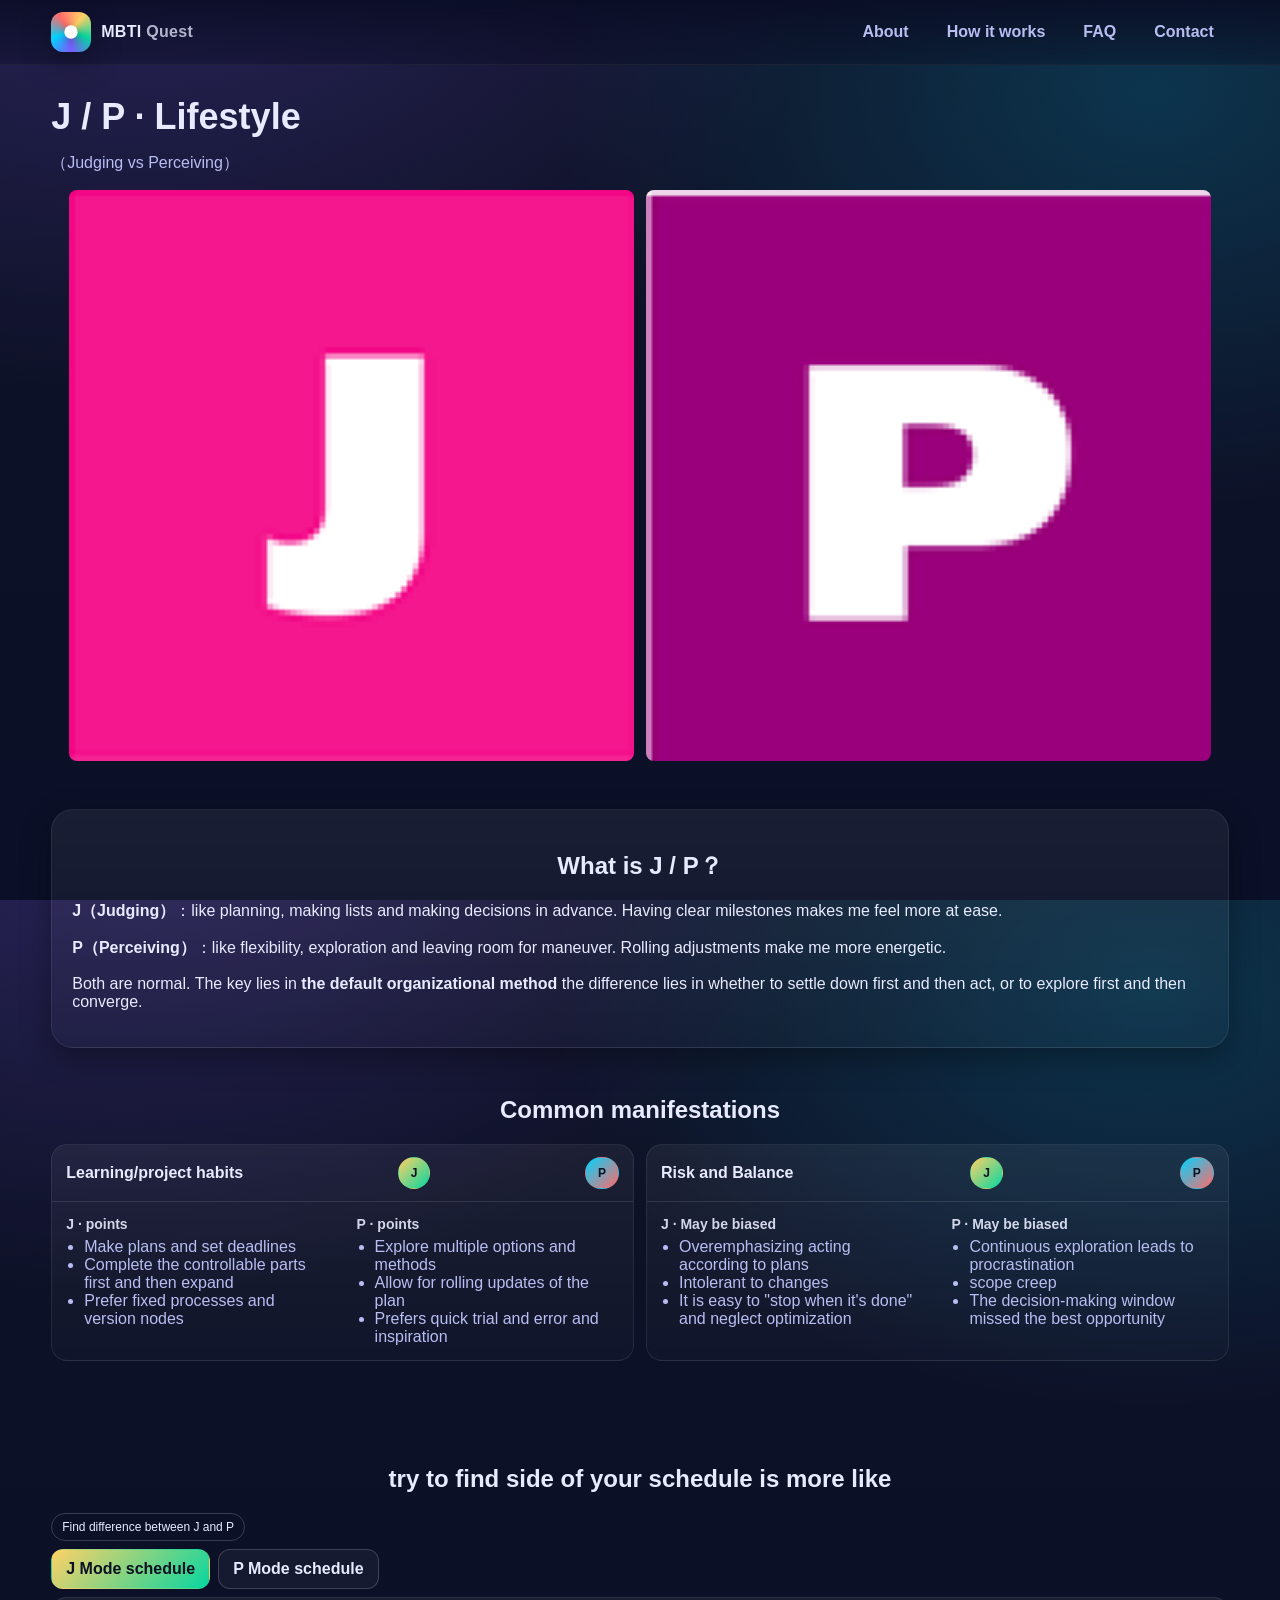
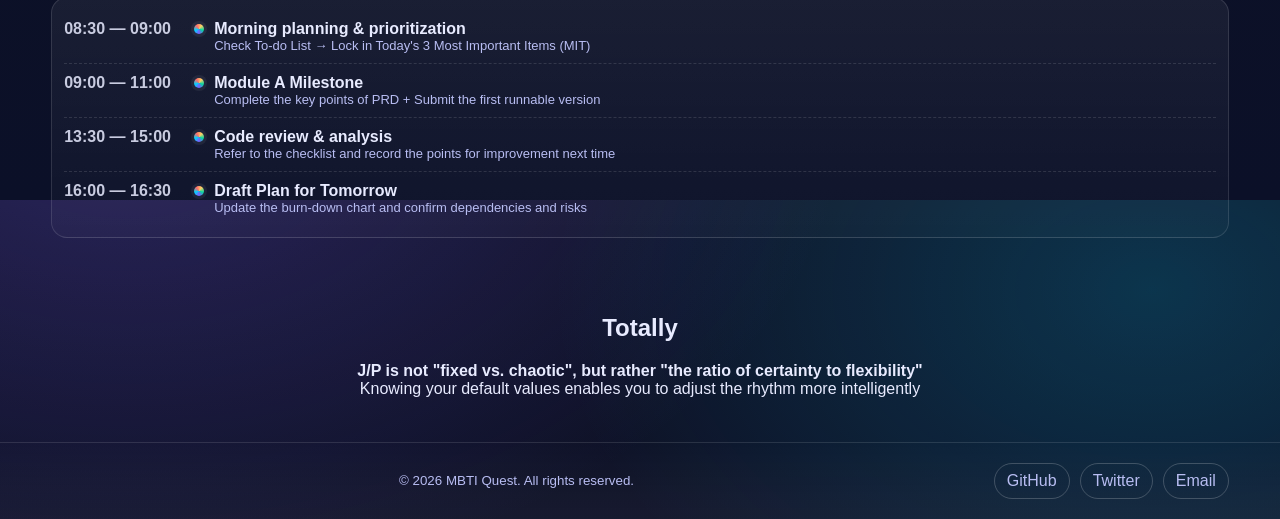
<file: 4.html>
<!DOCTYPE html>
<html lang="en">
<head>
  <meta charset="utf-8">
  <meta name="viewport" content="width=device-width, initial-scale=1">
  <title>J / P · Lifestyle — MBTI Quest</title>
  <link rel="stylesheet" href="styles.css">
  <style>
    /* ---- Scoped styles for this page  ---- */
    .jp .pill{display:inline-flex;align-items:center;gap:8px;padding:8px 12px;border-radius:999px;border:1px solid rgba(255,255,255,.18);background:rgba(255,255,255,.04);font-weight:700;font-size:12px}
    .jp .pill.j{background:linear-gradient(135deg,#ffd166 0%,#06d6a0 100%);color:#0a1120;border-color:transparent}
    .jp .pill.p{background:linear-gradient(135deg,#00d4ff 0%,#ff6b6b 100%);color:#0a1120;border-color:transparent}

    .jp .split-cards{display:grid;grid-template-columns:1fr 1fr;gap:12px;margin:6px 0 18px}
    .jp .split-card{background:linear-gradient(180deg,rgba(255,255,255,.06) 0%, rgba(255,255,255,.02) 100%);border:1px solid rgba(255,255,255,.08);border-radius:16px;overflow:hidden}
    .jp .split-head{display:flex;align-items:center;justify-content:space-between;gap:8px;padding:12px 14px;border-bottom:1px solid rgba(255,255,255,.1)}
    .jp .split-body{display:grid;grid-template-columns:1fr 1fr}
    .jp .panel{padding:14px}
    .jp .panel h4{margin:0 0 6px;font-size:14px;opacity:.9}
    .jp .panel ul{margin:0;padding-left:18px;color:#b8bdf2}

    /* ==== Unique elemen Planner Toggle  ==== */
    .planner{margin-top:10px}
    .planner input[type="radio"]{position:absolute;left:-9999px}
    .planner .tabs{display:flex;gap:8px;margin-bottom:8px}
    .planner label{display:inline-flex;align-items:center;gap:8px;padding:10px 14px;border-radius:12px;border:1px solid rgba(255,255,255,.18);cursor:pointer;background:rgba(255,255,255,.04);user-select:none;font-weight:700}
    .planner label:hover{border-color:rgba(255,255,255,.3)}

    /* highlight active tab using sibling combinator from the radios to .tabs */
    #tab-j:checked ~ .tabs label[for="tab-j"]{background:linear-gradient(135deg,#ffd166 0%,#06d6a0 100%);color:#0a1120;border-color:transparent}
    #tab-p:checked ~ .tabs label[for="tab-p"]{background:linear-gradient(135deg,#00d4ff 0%,#ff6b6b 100%);color:#0a1120;border-color:transparent}

    .planner .panes{position:relative}
    .planner .pane{border:1px solid rgba(255,255,255,.12);border-radius:16px;overflow:hidden;background:linear-gradient(180deg,rgba(255,255,255,.06) 0%, rgba(255,255,255,.02) 100%);padding:12px;display:none}

    #tab-j:checked ~ .panes #pane-j{display:block}
    #tab-p:checked ~ .panes #pane-p{display:block}

    .planner .row{display:grid;grid-template-columns:120px 1fr;gap:10px;align-items:start;padding:10px 0;border-bottom:1px dashed rgba(255,255,255,.12)}
    .planner .row:last-child{border-bottom:0}
    .planner .time{font-weight:800;opacity:.85}
    .planner .dot{width:10px;height:10px;border-radius:50%;background:conic-gradient(from 180deg,#7c5cff,#00d4ff,#ff6b6b,#ffd166,#06d6a0,#7c5cff);box-shadow:0 0 0 3px rgba(255,255,255,.06);margin-top:4px}
    .planner .task{display:flex;gap:10px}
    .planner .task strong{display:block}
    .planner .meta{color:#b8bdf2;font-size:13px}

    .legend{display:flex;gap:10px;flex-wrap:wrap;margin:8px 0}
    .legend span{padding:6px 10px;border:1px solid rgba(255,255,255,.18);border-radius:999px;font-size:12px}

    @media(max-width:900px){.jp .split-body{grid-template-columns:1fr}.jp .split-cards{grid-template-columns:1fr}.planner .row{grid-template-columns:1fr}}
  </style>
</head>
<body class="jp">
  <header>
    <div class="container nav">
      <a class="brand" href="index.html">
        <span class="logo"><svg width="20" height="20" viewBox="0 0 24 24"><circle cx="12" cy="12" r="8" fill="white"/></svg></span>
        <span>MBTI <span style="opacity:.75">Quest</span></span>
      </a>
      <nav class="nav-links" id="navLinks">
        <a href="index.html#about">About</a>
        <a href="index.html#how">How it works</a>

        <a href="index.html#faq">FAQ</a>
        <a href="index.html#contact">Contact</a>
      </nav>
      <button class="menu-btn" id="menuBtn">Menu</button>
    </div>
  </header>

  <main class="container">
    <section class="hero">
      <h1>J / P · Lifestyle</h1>
      <p class="lead">（Judging vs Perceiving）</p>
      <div class="image-row">
        <img src="image/J.png" alt="Judging">
        <img src="image/P.png" alt="Perceiving">
      </div>
    </section>

    <section id="what" class="hero-card">
      <h2 style="text-align:center;">What is J / P？</h2>
      <p><strong>J（Judging）</strong>：like planning, making lists and making decisions in advance. Having clear milestones makes me feel more at ease.</p>
      <p><strong>P（Perceiving）</strong>：like flexibility, exploration and leaving room for maneuver. Rolling adjustments make me more energetic.</p>
      <p>Both are normal. The key lies in<strong> the default organizational method</strong> the difference lies in whether to settle down first and then act, or to explore first and then converge.</p>
    </section>

    <section id="compare-alt">
      <h2 style="text-align:center;">Common manifestations</h2>
      <div class="split-cards">
        <article class="split-card">
          <div class="split-head">
            <strong>Learning/project habits</strong>
            <span class="pill j">J</span>
            <span class="pill p">P</span>
          </div>
          <div class="split-body">
            <div class="panel">
              <h4>J · points</h4>
              <ul>
                <li>Make plans and set deadlines</li>
                <li>Complete the controllable parts first and then expand</li>
                <li>Prefer fixed processes and version nodes</li>
              </ul>
            </div>
            <div class="panel">
              <h4>P · points</h4>
              <ul>
                <li>Explore multiple options and methods</li>
                <li>Allow for rolling updates of the plan</li>
                <li>Prefers quick trial and error and inspiration</li>
              </ul>
            </div>
          </div>
        </article>

        <article class="split-card">
          <div class="split-head">
            <strong>Risk and Balance</strong>
            <span class="pill j">J</span>
            <span class="pill p">P</span>
          </div>
          <div class="split-body">
            <div class="panel">
              <h4>J · May be biased</h4>
              <ul>
                <li>Overemphasizing acting according to plans</li>
                <li>Intolerant to changes</li>
                <li>It is easy to "stop when it's done" and neglect optimization</li>
              </ul>
            </div>
            <div class="panel">
              <h4>P · May be biased</h4>
              <ul>
                <li>Continuous exploration leads to procrastination</li>
                <li>scope creep</li>
                <li>The decision-making window missed the best opportunity</li>
              </ul>
            </div>
          </div>
        </article>
      </div>
    </section>

    <!-- Fixed structure: radios are siblings of .tabs and .panes so CSS ~ works -->
    <section id="planner" class="planner">
      <h2 style="text-align:center;">try to find side of your schedule is more like </h2>
      <div class="legend">
        <span> Find difference between J and P</span>

      </div>

      <!-- radios MUST come before .tabs and .panes at the same DOM level -->
      <input type="radio" name="plan-tabs" id="tab-j" checked aria-controls="pane-j">
      <input type="radio" name="plan-tabs" id="tab-p" aria-controls="pane-p">

      <div class="tabs" role="tablist" aria-label="Planner toggle">
        <label role="tab" for="tab-j" id="label-j" aria-controls="pane-j">J Mode schedule</label>
        <label role="tab" for="tab-p" id="label-p" aria-controls="pane-p">P Mode schedule</label>
      </div>

      <div class="panes">
        <div id="pane-j" class="pane" role="tabpanel" aria-labelledby="label-j">
          <div class="row">
            <div class="time">08:30 — 09:00</div>
            <div class="task"><span class="dot"></span>
              <div>
                <strong>Morning planning & prioritization </strong>
                <div class="meta">Check To-do List → Lock in Today's 3 Most Important Items (MIT)</div>
              </div>
            </div>
          </div>
          <div class="row">
            <div class="time">09:00 — 11:00</div>
            <div class="task"><span class="dot"></span>
              <div>
                <strong>Module A Milestone</strong>
                <div class="meta">Complete the key points of PRD + Submit the first runnable version</div>
              </div>
            </div>
          </div>
          <div class="row">
            <div class="time">13:30 — 15:00</div>
            <div class="task"><span class="dot"></span>
              <div>
                <strong>Code review & analysis</strong>
                <div class="meta">Refer to the checklist and record the points for improvement next time</div>
              </div>
            </div>
          </div>
          <div class="row">
            <div class="time">16:00 — 16:30</div>
            <div class="task"><span class="dot"></span>
              <div>
                <strong>Draft Plan for Tomorrow</strong>
                <div class="meta">Update the burn-down chart and confirm dependencies and risks</div>
              </div>
            </div>
          </div>
        </div>

        <div id="pane-p" class="pane" role="tabpanel" aria-labelledby="label-p">
          <div class="row">
            <div class="time">09:30 — 10:30</div>
            <div class="task"><span class="dot"></span>
              <div>
                <strong>Inspiration sampling</strong>
                <div class="meta">Search for 3 ideas → Quickly verify the draft</div>
              </div>
            </div>
          </div>
          <div class="row">
            <div class="time">11:00 — 12:00</div>
            <div class="task"><span class="dot"></span>
              <div>
                <strong>Choose the most feasible route</strong>
                <div class="meta">Compare the input/output and retain the one primary and one backup plan</div>
              </div>
            </div>
          </div>
          <div class="row">
            <div class="time">14:00 — 15:30</div>
            <div class="task"><span class="dot"></span>
              <div>
                <strong>Rolling iteration</strong>
                <div class="meta">Take small steps and run fast → Feedback → Fine-tune the goals and pace</div>
              </div>
            </div>
          </div>
          <div class="row">
            <div class="time">17:00 — 17:20</div>
            <div class="task"><span class="dot"></span>
              <div>
                <strong>Convergence and Recording</strong>
                <div class="meta">Accumulate experience and list two things you want to try tomorrow</div>
              </div>
            </div>
          </div>
        </div>
      </div>
    </section>

    <section id="summary">
      <h2 style="text-align:center;">Totally
      </h2>
      <p style="text-align:center;"><strong>J/P is not "fixed vs. chaotic", but rather "the ratio of certainty to flexibility"</strong> 
        <br>Knowing your default values enables you to adjust the rhythm more intelligently</p>
    </section>
  </main>

  <footer>
    <div class="container foot">
      <small class="muted">© <span id="y"></span> MBTI Quest. All rights reserved.</small>
      <div class="social" aria-label="External links">
        <a href="#">GitHub</a>
        <a href="#">Twitter</a>
        <a href="#">Email</a>
      </div>
    </div>
  </footer>

  <script>
    document.getElementById('y').textContent = new Date().getFullYear();
    const btn=document.getElementById('menuBtn');
    const links=document.getElementById('navLinks');
    if(btn&&links){btn.addEventListener('click',function(){const e=btn.getAttribute('aria-expanded')==='true';btn.setAttribute('aria-expanded',String(!e));links.classList.toggle('show');});}
    if(window.matchMedia&&window.matchMedia('(prefers-reduced-motion: reduce)').matches){document.querySelectorAll('*').forEach(el=>el.style.transition='none');}
  </script>
</body>
</html>
</file>
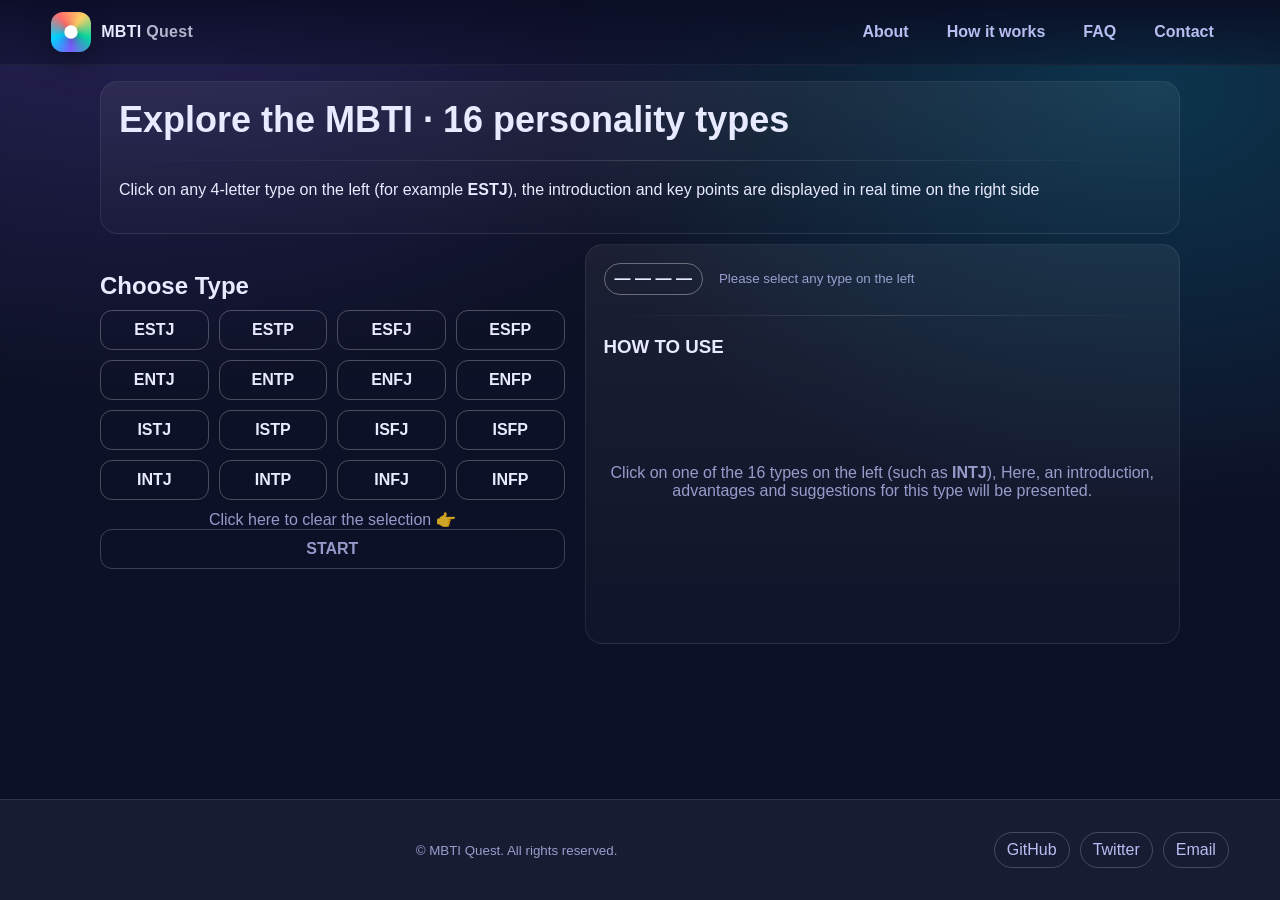
<file: 5.html>
<!DOCTYPE html>
<html lang="en">
<head>
  <meta charset="utf-8">
  <meta name="viewport" content="width=device-width, initial-scale=1">
  <title>Overall · MBTI Quest</title>
  <link rel="stylesheet" href="styles.css">
  <style>
    .overall-wrap{max-width:1080px;margin:0 auto}
    .intro{background:linear-gradient(180deg,rgba(255,255,255,.06),rgba(255,255,255,.02));
      border:1px solid rgba(255,255,255,.08);border-radius:18px;padding:18px}
    .overall-layout{display:flex;gap:20px;align-items:flex-start;margin-top:10px}
    .left{flex:1;min-width:300px}
    .right{flex:1.2;min-width:340px;position:sticky;top:88px}
    @media (max-width:900px){.overall-layout{flex-direction:column}.right{position:static;top:auto}}

    .grid-16{display:grid;grid-template-columns:repeat(4,1fr);gap:10px}
    .btn2{display:block;text-align:center;padding:10px 12px;border-radius:12px;
      border:1px solid rgba(255,255,255,.25);font-weight:700}
    .btn2:hover{border-color:rgba(255,255,255,.5)}
    .type-badge{display:inline-block;font-weight:800;border:1px solid rgba(255,255,255,.35);
      border-radius:999px;padding:6px 10px;margin-right:8px}

    .result-card{
      background:linear-gradient(180deg,rgba(255,255,255,.06),rgba(255,255,255,.02));
      border:1px solid rgba(255,255,255,.08);
  border-radius:18px;
  padding:18px;

  width:100%;
  min-height:400px;
  max-height:500px;
  overflow:auto;
}
    .result{position:relative}
    .result > section{display:none}
    .placeholder{display:block}

    #ESTJ:target ~ .placeholder,
    #ESTP:target ~ .placeholder,
    #ESFJ:target ~ .placeholder,
    #ESFP:target ~ .placeholder,
    #ENTJ:target ~ .placeholder,
    #ENTP:target ~ .placeholder,
    #ENFJ:target ~ .placeholder,
    #ENFP:target ~ .placeholder,
    #ISTJ:target ~ .placeholder,
    #ISTP:target ~ .placeholder,
    #ISFJ:target ~ .placeholder,
    #ISFP:target ~ .placeholder,
    #INTJ:target ~ .placeholder,
    #INTP:target ~ .placeholder,
    #INFJ:target ~ .placeholder,
    #INFP:target ~ .placeholder{display:none}

    #ESTJ:target,
    #ESTP:target,
    #ESFJ:target,
    #ESFP:target,
    #ENTJ:target,
    #ENTP:target,
    #ENFJ:target,
    #ENFP:target,
    #ISTJ:target,
    #ISTP:target,
    #ISFJ:target,
    #ISFP:target,
    #INTJ:target,
    #INTP:target,
    #INFJ:target,
    #INFP:target{display:block}

    .muted{opacity:.8}

    html, body {height: 100%; margin: 0;}
    body {display: flex; flex-direction: column;}
    main {flex: 1;}
    footer {
        background: rgba(255,255,255,0.05);
        border-top: 1px solid rgba(255,255,255,0.1);
        padding: 12px 0;
        text-align: center;}
  </style>
</head>
<body>
  <header>
    <div class="container nav">
      <a class="brand" href="index.html">
        <span class="logo">
          <svg width="20" height="20" viewBox="0 0 24 24"><circle cx="12" cy="12" r="8" fill="white"/></svg>
        </span>
        <span>MBTI <span style="opacity:.75">Quest</span></span>
      </a>
      <nav class="nav-links">
        <a href="index.html#about">About</a>
        <a href="index.html#how">How it works</a>
        <a href="index.html#faq">FAQ</a>
        <a href="index.html#contact">Contact</a>
      </nav>
    </div>
  </header>

  <main class="container overall-wrap">
    <p></p>
    <section class="hero intro">
      <h1 style="margin-top:0;">Explore the MBTI · 16 personality types</h1>
      <div class="divider"></div>
      <p>Click on any 4-letter type on the left (for example <strong>ESTJ</strong>), the introduction and key points are displayed in real time on the right side</p>
    </section>

    <div class="overall-layout">
      <section class="left">
        <h2 style="margin:0 0 10px;">Choose Type</h2>
        <div class="grid-16">
          <a class="btn2" href="#ESTJ">ESTJ</a>
          <a class="btn2" href="#ESTP">ESTP</a>
          <a class="btn2" href="#ESFJ">ESFJ</a>
          <a class="btn2" href="#ESFP">ESFP</a>

          <a class="btn2" href="#ENTJ">ENTJ</a>
          <a class="btn2" href="#ENTP">ENTP</a>
          <a class="btn2" href="#ENFJ">ENFJ</a>
          <a class="btn2" href="#ENFP">ENFP</a>

          <a class="btn2" href="#ISTJ">ISTJ</a>
          <a class="btn2" href="#ISTP">ISTP</a>
          <a class="btn2" href="#ISFJ">ISFJ</a>
          <a class="btn2" href="#ISFP">ISFP</a>

          <a class="btn2" href="#INTJ">INTJ</a>
          <a class="btn2" href="#INTP">INTP</a>
          <a class="btn2" href="#INFJ">INFJ</a>
          <a class="btn2" href="#INFP">INFP</a>
        </div>
        <p class="muted" style="margin-top:10px">
          Click here to clear the selection 👉 
          <a class="btn2" href="#">START</a>
        </p>
      </section>
 
      <section class="right result-card">
        <div class="result">
          <section id="ESTJ">
            <div style="display:flex;align-items:center;gap:8px;flex-wrap:wrap;">
              <span class="type-badge">ESTJ</span><small class="muted">Extroversion · Feeling · Thinking · Judging</small>
            </div>
            <div class="divider"></div>
            <p>ESTJs are practical, organized, and decisive individuals who value structure and efficiency. They are natural leaders who like to take charge, set clear goals, and ensure that everything runs smoothly. 
              <br><br>Known for their strong sense of responsibility and dedication, ESTJs prefer traditions and established systems, yet they can be very effective in managing people and resources to achieve results. They thrive in environments where order, rules, and reliability are emphasized.</p>
          </section>

          <section id="ESTP">
            <div style="display:flex;gap:8px;align-items:center;flex-wrap:wrap;">
              <span class="type-badge">ESTP</span><small class="muted">Extroversion · Feeling · Thinking · Perception</small>
            </div>
            <div class="divider"></div>
            <p>ESTPs are energetic, spontaneous, and action-oriented individuals who thrive on excitement and real-world experiences.
              <br><br> They’re practical problem-solvers who prefer hands-on challenges over abstract theories, often charming and persuasive in social settings. Quick-thinking and adaptable, ESTPs live in the moment and enjoy making things happen rather than just talking about them.</p>
          </section>

          <section id="ESFJ">
            <div style="display:flex;gap:8px;align-items:center;flex-wrap:wrap;">
            <span class="type-badge">ESFJ</span><small class="muted">Extraversion · Feeling · Emotion · Judgment</small></div>
            <div class="divider"></div>
            <p>ESFJs are warm, caring, and highly social individuals who love creating harmony and helping others. They value tradition, responsibility, and strong relationships, often putting others’ needs before their own. 
              <br><br>Organized and dependable, ESFJs thrive in structured environments and take pride in keeping things running smoothly while making people feel appreciated and supported.</p>
          </section>

          <section id="ESFP"><div style="display:flex;gap:8px;align-items:center;flex-wrap:wrap;">
            <span class="type-badge">ESFP</span><small class="muted">Extraversion · Sensation · Emotion · Perception</small></div>
            <div class="divider"></div>
            <p>ESFPs are lively, spontaneous, and fun-loving people who bring energy to any situation. They live in the moment, enjoy new experiences, and have a natural talent for entertaining and connecting with others.
              <br><br> Warm and expressive, ESFPs value friendship, beauty, and excitement, preferring to learn through doing rather than planning too much.</p>
          </section>

          <section id="ENTJ"><div style="display:flex;gap:8px;align-items:center;flex-wrap:wrap;">
            <span class="type-badge">ENTJ</span><small class="muted">Outgoing · Intuitive · Thinking · Judging</small></div>
            <div class="divider"></div>
            <p>ENTJs are bold, strategic, and confident leaders who naturally take charge and organize people toward a clear vision. They think long-term, make decisive plans, and value efficiency and achievement above all. 
              <br><br>Ambitious and assertive, ENTJs are driven to turn ideas into reality and rarely back down from a challenge</p>
          </section>

          <section id="ENTP"><div style="display:flex;gap:8px;align-items:center;flex-wrap:wrap;">
            <span class="type-badge">ENTP</span><small class="muted">Extroversion · Intuition · Thinking · Perception</small></div>
            <div class="divider"></div>
            <p>ENTPs are quick-witted, curious, and inventive thinkers who love exploring new ideas and challenging conventions. They thrive on debate, creativity, and possibilities, often seeing connections others miss.
              <br><br> Adaptable and enthusiastic, ENTPs enjoy pushing boundaries, inspiring others, and turning bold ideas into exciting opportunities. </p>
          </section>

          <section id="ENFJ"><div style="display:flex;gap:8px;align-items:center;flex-wrap:wrap;">
            <span class="type-badge">ENFJ</span><small class="muted">Extroversion · Intuition · Emotion · Judgment</small></div>
            <div class="divider"></div>
            <p>ENFJs are charismatic, empathetic, and inspiring leaders who excel at understanding and motivating others. 
              <br><br>They value harmony, connection, and personal growth, often putting others’ needs first. With strong communication skills and a visionary mindset, ENFJs strive to create positive change and bring people together toward a common goal. </p>
          </section>

          <section id="ENFP"><div style="display:flex;gap:8px;align-items:center;flex-wrap:wrap;">
            <span class="type-badge">ENFP</span><small class="muted">Extroversion · Intuition · Emotion · Perception</small></div>
            <div class="divider"></div>
            <p>ENFPs are enthusiastic, imaginative, and free-spirited individuals who see life as full of possibilities. They’re deeply curious, empathetic, and driven by passion rather than routine. 
              <br><br>With their creativity and optimism, ENFPs inspire others, often chasing new adventures and ideas that align with their values and emotions.</p>
          </section>

          <section id="ISTJ"><div style="display:flex;gap:8px;align-items:center;flex-wrap:wrap;">
            <span class="type-badge">ISTJ</span><small class="muted">Introversion · Feeling · Thinking · Judging</small></div>
            <div class="divider"></div>
            <p>ISTJs are responsible, practical, and detail-oriented individuals who value order, duty, and reliability. 
              <br><br>They prefer clear rules and logical systems, taking pride in doing things the right way. Loyal and hardworking, ISTJs focus on facts and results, often becoming the steady backbone of any group or organization. </p>
          </section>

          <section id="ISTP"><div style="display:flex;gap:8px;align-items:center;flex-wrap:wrap;">
            <span class="type-badge">ISTP</span><small class="muted">Introversion · Feeling · Thinking · Perception</small></div>
            <div class="divider"></div>
            <p>ISTPs are independent, analytical, and hands-on problem solvers who love figuring out how things work. 
              <br><br>They’re calm under pressure and quick to take action when needed, often excelling in practical or technical tasks. Adaptable and curious, ISTPs value freedom and prefer to learn by doing rather than following strict plans.</p>
          </section>

          <section id="ISFJ"><div style="display:flex;gap:8px;align-items:center;flex-wrap:wrap;">
            <span class="type-badge">ISFJ</span><small class="muted">Introversion · Feeling · Emotion · Judgment</small></div>
            <div class="divider"></div>
            <p>ISFJs are gentle, loyal, and dependable people who care deeply about others and take their responsibilities seriously. They value harmony, stability, and kindness, often working quietly behind the scenes to support those they love.
              <br><br> Practical yet warm-hearted, ISFJs blend empathy with dedication, creating comfort and trust wherever they go. </p>
          </section>

          <section id="ISFP"><div style="display:flex;gap:8px;align-items:center;flex-wrap:wrap;">
            <span class="type-badge">ISFP</span><small class="muted">Introversion · Feeling · Emotion · perception</small></div>
            <div class="divider"></div>
            <p>ISFPs are gentle, creative, and free-spirited individuals who live in the moment and appreciate beauty in everyday life. They express themselves through art, action, or quiet kindness rather than words. 
              <br><br>Sensitive yet independent, ISFPs value authenticity and prefer to follow their heart instead of rigid rules.</p>
          </section>

          <section id="INTJ"><div style="display:flex;gap:8px;align-items:center;flex-wrap:wrap;">
            <span class="type-badge">INTJ</span><small class="muted">Introversion · Intuition · Thinking · Judgment</small></div>
            <div class="divider"></div>
            <p>INTJs are strategic, independent, and visionary thinkers who always look at the bigger picture. They value logic, competence, and efficiency, often planning far ahead to turn complex ideas into reality.
              <br><br> Reserved but confident, INTJs trust their insight and prefer working toward long-term goals rather than short-term distractions. </p>
          </section>

          <section id="INTP"><div style="display:flex;gap:8px;align-items:center;flex-wrap:wrap;">
            <span class="type-badge">INTP</span><small class="muted">Introversion · Intuition · Thinking · Perception</small></div>
            <div class="divider"></div>
            <p>INTPs are curious, analytical, and deeply thoughtful individuals who love exploring complex ideas and theories. They value logic, independence, and intellectual freedom, often losing track of time while chasing an interesting concept. 
              <br><br>Creative yet reserved, INTPs question everything and enjoy understanding how and why things work. </p>
          </section>

          <section id="INFJ"><div style="display:flex;gap:8px;align-items:center;flex-wrap:wrap;">
            <span class="type-badge">INFJ</span><small class="muted">Introversion · Intuition · Emotion · Judgment</small></div>
            <div class="divider"></div>
            <p>INFJs are insightful, compassionate, and idealistic individuals who strive to understand people and inspire positive change. They see meaning in everything and often balance deep empathy with strong principles. 
              <br><br>Quiet yet determined, INFJs follow their vision with purpose, seeking harmony and authenticity in both themselves and the world around them. </p>
          </section>

          <section id="INFP"><div style="display:flex;gap:8px;align-items:center;flex-wrap:wrap;">
            <span class="type-badge">INFP</span><small class="muted">Introversion · Intuition · Emotion · Perception</small></div>
            <div class="divider"></div>
            <p>INFPs are gentle, imaginative, and deeply idealistic souls who value authenticity and inner meaning above all else. 
              <br><br>Guided by strong personal values, they dream of making the world kinder and more beautiful. Though reserved, INFPs feel emotions deeply and express themselves through creativity, empathy, and heartfelt connection. </p>
          </section>









          <div class="placeholder">
            <div style="display:flex;align-items:center;gap:8px;flex-wrap:wrap;">
              <span class="type-badge">— — — —</span>
              <small class="muted">Please select any type on the left</small>
            </div>
            <div class="divider"></div>
            <h3>HOW TO USE</h3>
            <br>
            <br>
            <br>
            <br>
            <p class="muted">Click on one of the 16 types on the left (such as <strong>INTJ</strong>), Here, an introduction, advantages and suggestions for this type will be presented.</p>
          </div>
        </div>
      </section>
    </div>
  </main>

  <p></p>
  <footer>
    <div class="container foot">
      <small class="muted">© MBTI Quest. All rights reserved.</small>
      <div class="social">
        <a href="#">GitHub</a>
        <a href="#">Twitter</a>
        <a href="#">Email</a>
      </div>
    </div>
  </footer>
  
</body>
</html>
</file>
<file: styles.css>
/* ========== Basic Reset ========== */
* { box-sizing: border-box; }
html, body { height: 100%; }
body {
  margin: 0;
  font-family: Inter, Arial, Helvetica, sans-serif;
  color: #e8ebff;
  background:
    radial-gradient(1200px 800px at 10% -10%, rgba(124,92,255,.25), transparent 60%),
    radial-gradient(1000px 700px at 90% 10%, rgba(0,212,255,.18), transparent 60%),
    linear-gradient(180deg, #0f1226 0%, #0b1028 100%);
}
a { color: inherit; text-decoration: none; }
.container { width: 92%; max-width: 1200px; margin: 0 auto; }

/* ========== Helpers ========== */
.sr-only {
  position: absolute; width: 1px; height: 1px; padding: 0; margin: -1px;
  overflow: hidden; clip: rect(0,0,0,0); border: 0;
}
.muted { color: #b8bdf2; text-align: center;}
.eyebrow {
  font-weight: 800; letter-spacing: .18em; text-transform: uppercase;
  font-size: 12px; color: #dbe1ff; opacity: .8;
}
.divider {
  height: 1px;
  background: linear-gradient(90deg, transparent, rgba(255,255,255,.14), transparent);
  margin: 20px 0;
}
.skip-link {
  position: absolute; left: -999px; top: -999px;
  background:#111827; color:#fff; padding:12px 16px; border-radius:10px;
}
.skip-link:focus { left: 16px; top: 16px; z-index: 9999; }

/* ========== Header & Nav ========== */
header {
  position: sticky; top: 0; z-index: 50;
  backdrop-filter: blur(8px);
  background: linear-gradient(180deg, rgba(9,12,35,.85) 0%, rgba(9,12,35,.35) 100%);
  border-bottom: 1px solid rgba(255,255,255,.08);
}
.nav {
  display: flex; align-items: center; justify-content: space-between;
  gap: 16px; padding: 12px 0;
}
.brand { display: flex; align-items: center; gap: 10px; font-weight: 800; letter-spacing: .3px; }
.logo {
  width: 40px; height: 40px; border-radius: 12px;
  background: conic-gradient(from 180deg, #7c5cff, #00d4ff, #ff6b6b, #ffd166, #06d6a0, #7c5cff);
  display: grid; place-items: center;
  box-shadow: 0 10px 30px rgba(0,0,0,.35);
}
.logo svg { filter: drop-shadow(0 2px 6px rgba(0,0,0,.35)); }

.nav-links { display: flex; align-items: center; gap: 8px; }
.nav-links a {
  padding: 10px 14px; border-radius: 12px; font-weight: 600;
  color: #b8bdf2; border: 1px solid transparent;
}
.nav-links a:hover {
  color: #fff; border-color: rgba(255,255,255,.2); background: rgba(255,255,255,.04);
}
.menu-btn {
  display: none; background: transparent; color: #e8ebff;
  border: 1px solid rgba(255,255,255,.2); padding: 8px 10px; border-radius: 10px;
}

/* ========== Hero ========== */
.hero { padding: 32px 0 24px;   
  position: relative;
  isolation: isolate;  
  overflow: hidden;
}
.hero-inner {
  display: grid; grid-template-columns: 1.1fr .9fr; align-items: center; gap: 24px;
}
.hero-card {
  background: linear-gradient(180deg, rgba(255,255,255,.06) 0%, rgba(255,255,255,.02) 100%);
  border: 1px solid rgba(255,255,255,.08);
  padding: 20px; border-radius: 22px;
  box-shadow: 0 10px 30px rgba(0,0,0,.35);
}
h1 { font-size: 36px; margin: 0 0 8px; line-height: 1.1; }
.lead { color: #b8bdf2; font-size: 16px; }

.cta { display: flex; gap: 10px; margin-top: 16px; flex-wrap: wrap;justify-content: right; }
.btn {
  display: inline-flex; align-items: center; gap: 8px; font-weight: 700;
  padding: 12px 16px; border-radius: 14px; border: 1px solid rgba(255,255,255,.2);
}
.btn.primary {
  background: linear-gradient(135deg, #7c5cff 0%, #00d4ff 100%);
  color: #071018; border-color: transparent;
}
.btn:focus-visible { outline: 3px solid #fff; outline-offset: 2px; }

/* ========== Five Tiles ========== */
.tiles {
  margin-top: 20px;
  display: flex; grid-template-columns: repeat(5, 1fr);
  justify-content: center;
  align-items: center;
  gap: 20px;          
  flex-wrap: wrap;
  margin: 40px auto; 
}
.tile {
  position: relative; overflow: hidden; border-radius: 16px; min-height: 120px;
  border: 1px solid rgba(255,255,255,.1);
  transition: transform .2s ease;
  flex: 0 1 200px;
  text-align: center;
}
.tile:hover { transform: translateY(-2px); }
.tile a { position: absolute; inset: 0; }
.tile .inner {
  padding: 16px; display: flex; justify-content: space-between; gap: 8px; align-items: end; height: 100%;
}
.tile h3 { margin: 0; font-size: 16px; }
.badge {
  font-size: 12px; font-weight: 700; padding: 6px 9px; border-radius: 999px;
  border: 1px solid rgba(255,255,255,.25);
  color: #fff;
}
.t1 { background: linear-gradient(135deg, #7c5cff 0%, #00d4ff 100%); }
.t2 { background: linear-gradient(135deg, #ff6b6b 0%, #ffd166 100%); }
.t3 { background: linear-gradient(135deg, #06d6a0 0%, #7c5cff 100%); }
.t4 { background: linear-gradient(135deg, #ffd166 0%, #06d6a0 100%); }
.t5 { background: linear-gradient(135deg, #00d4ff 0%, #ff6b6b 100%); }

.magic-circles {
  position: relative;
  width: 100%;
  height: 300px;
  pointer-events: none;
  z-index: 0; 
}
.circle {
  position: absolute;
  border-radius: 50%;
  opacity: 0.85;
}





.c1 {
  width: 120px; height: 120px;
  top: 40px; left: 60px;
  background: linear-gradient(135deg, #7c5cff, #00d4ff);
}
.c2 {
  width: 180px; height: 180px;
  top: 20px; left: 180px;
  background: linear-gradient(135deg, #ff6b6b, #ffd166);
}
.c3 {
  width: 100px; height: 100px;
  top: 80px; left: 360px;
  background: linear-gradient(135deg, #06d6a0, #7c5cff);
}
.c4 {
  width: 150px; height: 150px;
  top: 140px; left: 100px;
  background: linear-gradient(135deg, #ffd166, #06d6a0);
}
.c5 {
  width: 130px; height: 130px;
  top: 120px; left: 280px;
  background: linear-gradient(135deg, #00d4ff, #ff6b6b);
}
#how{
  background: #0e1228;
  border: 1px solid rgba(255,255,255,.06); 
  border-radius: 16px;
  padding: 40px 20px;
  margin-top: 24px;
}

/* ========== Info Cards ========== */
section { padding: 28px 0; }
.cards { display: grid; grid-template-columns: repeat(3, 1fr); gap: 12px; }
.card {
  background: linear-gradient(180deg, rgba(255,255,255,.06) 0%, rgba(255,255,255,.02) 100%);
  border: 1px solid rgba(255,255,255,.08); padding: 16px; border-radius: 16px;
  box-shadow: 0 10px 30px rgba(0,0,0,.35);
}
.card h3 { margin: 4px 0 8px; }
.card p { color: #b8bdf2; margin: 0; }

/* ========== How Steps ========== */
.how { display: grid; grid-template-columns: 1fr 1fr; gap: 12px; align-items: center; }
.steps {
  background: linear-gradient(180deg, rgba(255,255,255,.06) 0%, rgba(255,255,255,.02) 100%);
  border: 1px solid rgba(255,255,255,.08); padding: 20px; border-radius: 16px;
  box-shadow: 0 10px 30px rgba(0,0,0,.35);
}
.step { display: flex; gap: 12px; align-items: flex-start; padding: 10px 0; }
.num {
  width: 28px; height: 28px; border-radius: 50%; display: grid; place-items: center;
  font-weight: 800; background: rgba(255,255,255,.12); border: 1px solid rgba(255,255,255,.18);
}

/* ========== Footer ========== */
footer { border-top: 1px solid rgba(255,255,255,.08);
  background: linear-gradient(0deg, rgba(255,255,255,.04) 0%, rgba(255,255,255,0) 100%);
}
.foot {
  display: grid; grid-template-columns: 1fr auto; gap: 12px; padding: 20px 0; align-items: center;
}
.social { display: flex; gap: 10px; }
.social a {
  padding: 8px 12px; border: 1px solid rgba(255,255,255,.2);
  border-radius: 999px; color: #b8bdf2;
}
.social a:hover { color: #fff; background: rgba(255,255,255,.04); }

/* ========== Responsive  ========== */
@media (max-width: 1000px) {
  .hero-inner { grid-template-columns: 1fr; }
  .tiles { grid-template-columns: repeat(3, 1fr); }
  .cards { grid-template-columns: repeat(2, 1fr); }
  .how { grid-template-columns: 1fr; }
}
@media (max-width: 640px) {
  .nav-links {
    display: none; position: absolute; right: 4%; top: 64px;
    flex-direction: column; padding: 8px; background: #15183a;
    border: 1px solid rgba(255,255,255,.08); border-radius: 12px;
    box-shadow: 0 10px 30px rgba(0,0,0,.35);
  }
  .nav-links.show { display: flex; }
  .menu-btn { display: inline-flex; }
  .tiles { grid-template-columns: repeat(2, 1fr); }
  .cards { grid-template-columns: 1fr; }
  h1 { font-size: 28px; }


  /*==========added 0 energy==========*/
  .image-row {
    flex-direction: column;
  }
  .image-row img {
    width: 100%;
  }
}
.image-row {
  display: flex;
  gap: 12px;      
  justify-content: center; 
  margin: 16px 0 24px;
}

.image-row img {
  width: 48%;
  border-radius: 8px;
  object-fit: cover;
}
</file>
